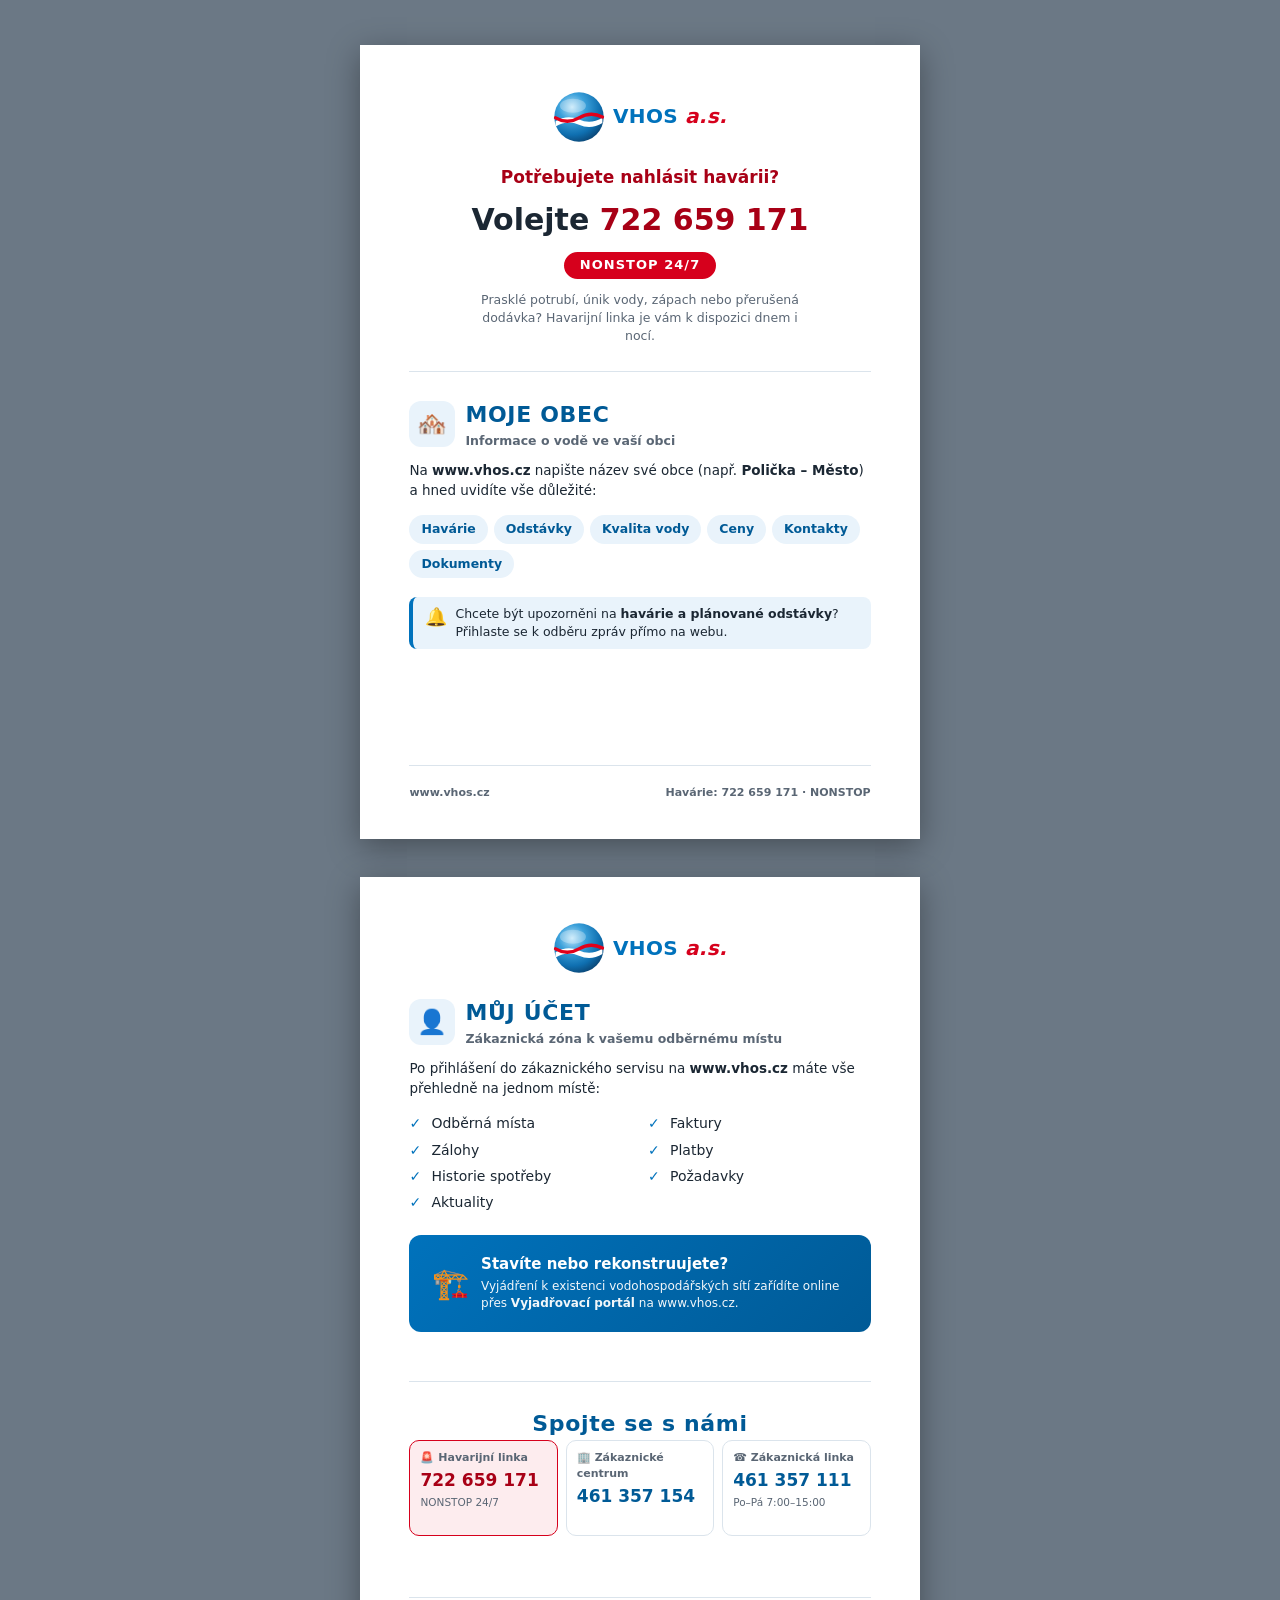
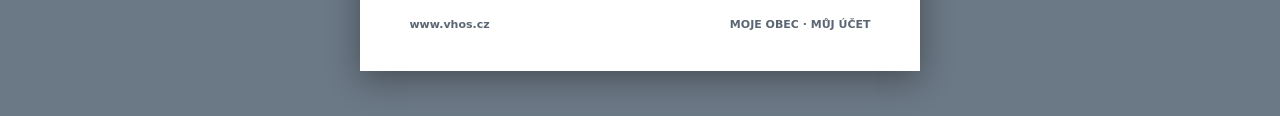
<file: info-letak-vhos/index.html>
<!DOCTYPE html>
<html lang="cs">
<head>
  <meta charset="UTF-8" />
  <meta name="viewport" content="width=device-width, initial-scale=1.0" />
  <meta name="description" content="VHOS a.s. – informační leták pro zákazníky (2× A5): nahlášení havárie, MOJE OBEC a MŮJ ÚČET." />
  <meta name="theme-color" content="#0072bc" />
  <title>VHOS a.s. – informační leták (2× A5)</title>
  <link rel="icon" href="data:image/svg+xml,<svg xmlns='http://www.w3.org/2000/svg' viewBox='0 0 100 100'><circle cx='50' cy='50' r='48' fill='%230072bc'/><path d='M12 60 Q35 40 55 55 T92 52' stroke='white' stroke-width='9' fill='none' stroke-linecap='round'/></svg>" />
  <link rel="stylesheet" href="style.css" />
</head>
<body>

  <!-- ===================== SDÍLENÉ LOGO (SVG symbol) ===================== -->
  <svg width="0" height="0" style="position:absolute" aria-hidden="true">
    <defs>
      <radialGradient id="vhosSphere" cx="36%" cy="30%" r="78%">
        <stop offset="0%" stop-color="#bfe6fa"/>
        <stop offset="35%" stop-color="#3aa0da"/>
        <stop offset="72%" stop-color="#0f6fb0"/>
        <stop offset="100%" stop-color="#0a3f6b"/>
      </radialGradient>
      <symbol id="vhosMark" viewBox="0 0 120 120">
        <circle cx="60" cy="60" r="57" fill="url(#vhosSphere)"/>
        <ellipse cx="46" cy="34" rx="30" ry="16" fill="#ffffff" opacity="0.28"/>
        <!-- bílá vlna -->
        <path d="M6 70 Q33 54 60 66 Q87 78 114 62 L114 74 Q87 90 60 78 Q33 66 6 82 Z" fill="#ffffff"/>
        <!-- červená vlna -->
        <path d="M6 62 Q33 78 60 62 Q87 46 114 60" fill="none" stroke="#e2001a" stroke-width="8" stroke-linecap="round"/>
      </symbol>
    </defs>
  </svg>

  <!-- ============================================================= -->
  <!-- STRANA 1 – HAVÁRIE + MOJE OBEC                                 -->
  <!-- ============================================================= -->
  <section class="page">

    <header class="head">
      <span class="logo">
        <svg class="logo__mark" viewBox="0 0 120 120" width="52" height="52" aria-hidden="true"><use href="#vhosMark"/></svg>
        <span class="logo__text"><strong>VHOS</strong> <em>a.s.</em></span>
      </span>
    </header>

    <!-- HAVÁRIE -->
    <div class="havarie">
      <p class="havarie__q">Potřebujete nahlásit havárii?</p>
      <p class="havarie__call">Volejte <span class="havarie__num">722&nbsp;659&nbsp;171</span></p>
      <p class="havarie__badge">NONSTOP 24/7</p>
      <p class="havarie__sub">Prasklé potrubí, únik vody, zápach nebo přerušená dodávka? Havarijní linka je vám k dispozici dnem i nocí.</p>
    </div>

    <hr class="rule" />

    <!-- MOJE OBEC -->
    <div class="block">
      <div class="block__head">
        <span class="block__icon">🏘️</span>
        <div>
          <h2>MOJE OBEC</h2>
          <p class="block__tag">Informace o vodě ve vaší obci</p>
        </div>
      </div>

      <p class="block__text">
        Na <strong>www.vhos.cz</strong> napište název své obce
        (např. <strong>Polička&nbsp;–&nbsp;Město</strong>) a hned uvidíte vše důležité:
      </p>

      <ul class="chips">
        <li>Havárie</li>
        <li>Odstávky</li>
        <li>Kvalita vody</li>
        <li>Ceny</li>
        <li>Kontakty</li>
        <li>Dokumenty</li>
      </ul>

      <div class="notice">
        <span class="notice__icon">🔔</span>
        <p>Chcete být upozorněni na <strong>havárie a plánované odstávky</strong>? Přihlaste se k odběru zpráv přímo na webu.</p>
      </div>
    </div>

    <footer class="foot">
      <span>www.vhos.cz</span>
      <span>Havárie: 722 659 171 · NONSTOP</span>
    </footer>

  </section>

  <!-- ============================================================= -->
  <!-- STRANA 2 – MŮJ ÚČET + PORTÁL + KONTAKTY                        -->
  <!-- ============================================================= -->
  <section class="page">

    <header class="head">
      <span class="logo">
        <svg class="logo__mark" viewBox="0 0 120 120" width="52" height="52" aria-hidden="true"><use href="#vhosMark"/></svg>
        <span class="logo__text"><strong>VHOS</strong> <em>a.s.</em></span>
      </span>
    </header>

    <!-- MŮJ ÚČET -->
    <div class="block">
      <div class="block__head">
        <span class="block__icon">👤</span>
        <div>
          <h2>MŮJ ÚČET</h2>
          <p class="block__tag">Zákaznická zóna k vašemu odběrnému místu</p>
        </div>
      </div>

      <p class="block__text">
        Po přihlášení do zákaznického servisu na <strong>www.vhos.cz</strong>
        máte vše přehledně na jednom místě:
      </p>

      <ul class="ticklist">
        <li>Odběrná místa</li>
        <li>Faktury</li>
        <li>Zálohy</li>
        <li>Platby</li>
        <li>Historie spotřeby</li>
        <li>Požadavky</li>
        <li>Aktuality</li>
      </ul>
    </div>

    <!-- VYJADŘOVACÍ PORTÁL -->
    <div class="portal">
      <span class="portal__icon">🏗️</span>
      <div>
        <h3>Stavíte nebo rekonstruujete?</h3>
        <p>Vyjádření k existenci vodohospodářských sítí zařídíte online přes <strong>Vyjadřovací portál</strong> na www.vhos.cz.</p>
      </div>
    </div>

    <hr class="rule" />

    <!-- KONTAKTY -->
    <div class="block">
      <h2 class="contacts-title">Spojte se s námi</h2>
      <div class="contacts">
        <div class="contact contact--urgent">
          <span class="contact__label">🚨 Havarijní linka</span>
          <span class="contact__num">722 659 171</span>
          <span class="contact__note">NONSTOP 24/7</span>
        </div>
        <div class="contact">
          <span class="contact__label">🏢 Zákaznické centrum</span>
          <span class="contact__num">461 357 154</span>
          <span class="contact__note">&nbsp;</span>
        </div>
        <div class="contact">
          <span class="contact__label">☎️ Zákaznická linka</span>
          <span class="contact__num">461 357 111</span>
          <span class="contact__note">Po–Pá 7:00–15:00</span>
        </div>
      </div>
    </div>

    <footer class="foot">
      <span>www.vhos.cz</span>
      <span>MOJE OBEC · MŮJ ÚČET</span>
    </footer>

  </section>

</body>
</html>
</file>
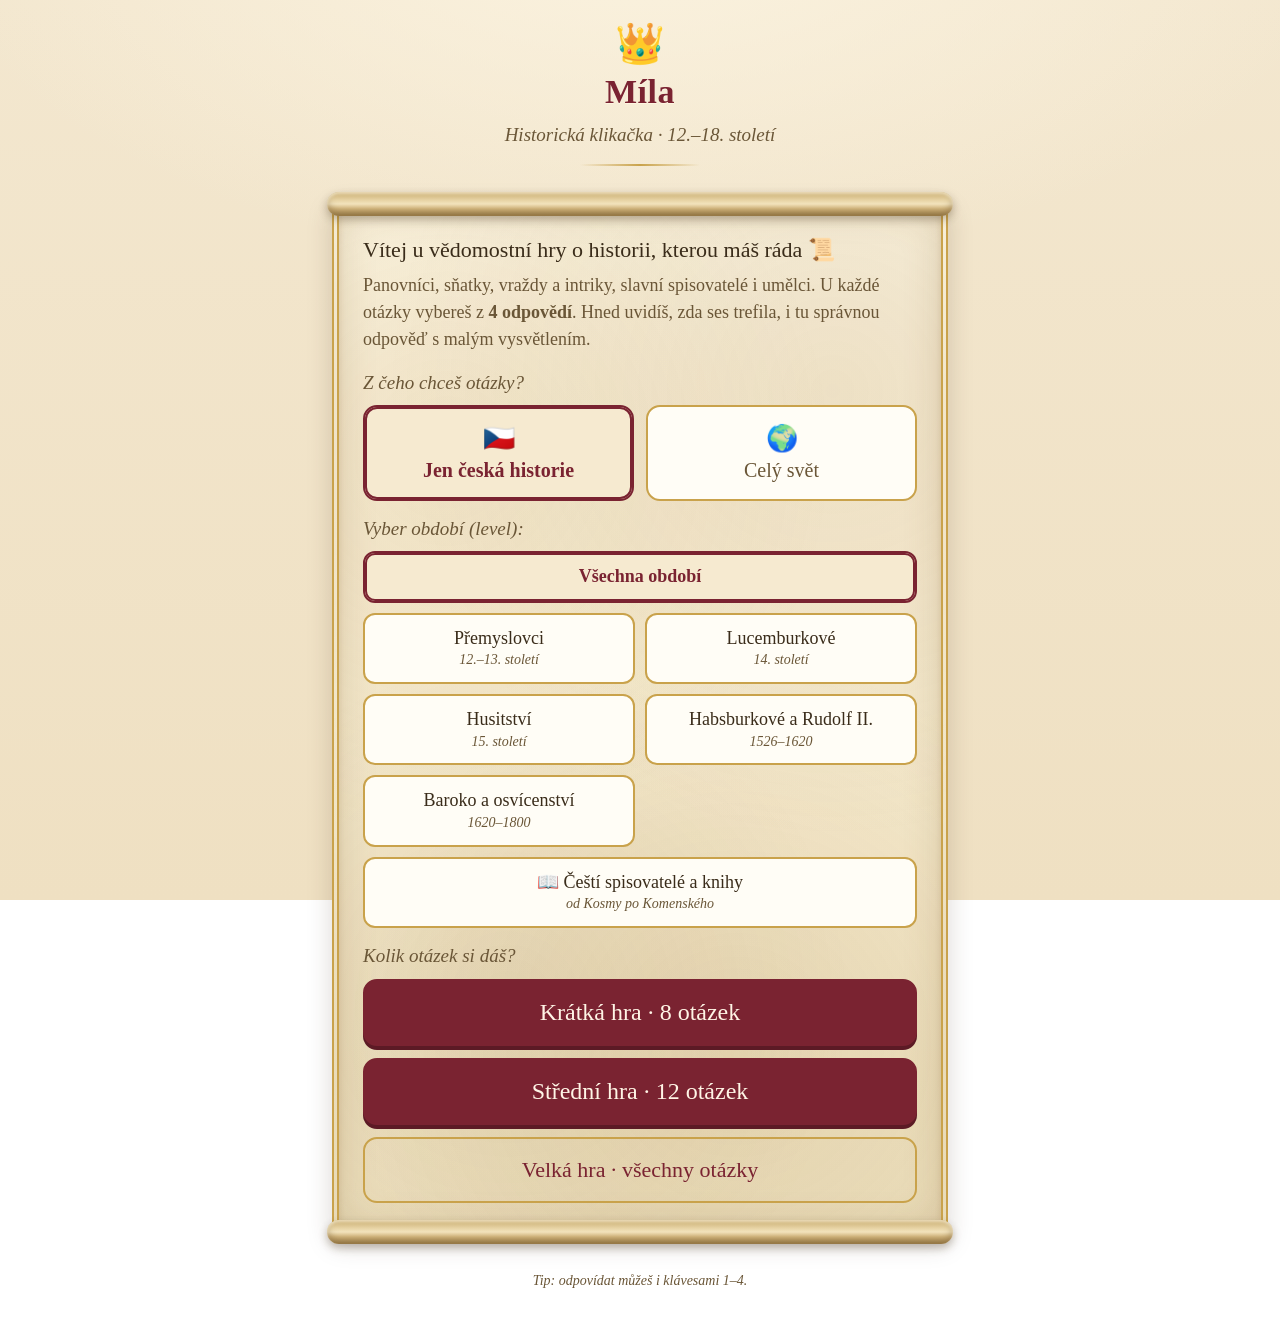
<file: mila/index.html>
<!DOCTYPE html>
<html lang="cs">
<head>
<meta charset="utf-8">
<meta name="viewport" content="width=device-width, initial-scale=1, viewport-fit=cover">
<meta name="theme-color" content="#7a2331">
<title>Míla – Historická klikačka</title>
<meta name="description" content="Vědomostní hra o historii 12.–18. století pro Mílu.">
<link rel="manifest" href="manifest.json">
<meta name="mobile-web-app-capable" content="yes">
<meta name="apple-mobile-web-app-capable" content="yes">
<meta name="apple-mobile-web-app-status-bar-style" content="black-translucent">
<meta name="apple-mobile-web-app-title" content="Míla">
<link rel="icon" type="image/png" sizes="32x32" href="icon-32.png">
<link rel="icon" type="image/png" sizes="16x16" href="icon-16.png">
<link rel="apple-touch-icon" href="icon-180.png">
<style>
  :root{
    --parchment:#f3e7cf;
    --parchment-2:#efe0c2;
    --cream:#fffaf0;
    --ink:#3a2c1a;
    --ink-soft:#6a5637;
    --gold:#b8860b;
    --gold-soft:#c9a24b;
    --burgundy:#7a2331;
    --burgundy-dark:#5c1a25;
    --green:#2e7d32;
    --green-bg:#e6f2e6;
    --red:#c0392b;
    --red-bg:#fbe7e5;
    --shadow:0 8px 26px rgba(60,40,15,.18);
  }
  *{box-sizing:border-box;-webkit-tap-highlight-color:transparent}
  html,body{margin:0;padding:0}
  body{
    font-family:Georgia,'Times New Roman',serif;
    color:var(--ink);
    background:
      radial-gradient(1200px 600px at 50% -10%, #fbf3e0 0%, rgba(251,243,224,0) 60%),
      linear-gradient(180deg,var(--parchment) 0%,var(--parchment-2) 100%);
    background-attachment:fixed;
    min-height:100vh;
    line-height:1.5;
    -webkit-text-size-adjust:100%;
  }
  .wrap{
    max-width:660px;
    margin:0 auto;
    padding:20px 16px calc(28px + env(safe-area-inset-bottom));
    padding-top:calc(18px + env(safe-area-inset-top));
  }

  /* ---- Hlavička ---- */
  header{text-align:center;margin:6px 0 18px}
  .crown{font-size:40px;line-height:1;margin-bottom:2px}
  h1{
    font-size:34px;margin:2px 0 4px;letter-spacing:.5px;
    color:var(--burgundy);
    text-shadow:0 1px 0 #fff6e2;
  }
  .subtitle{color:var(--ink-soft);font-style:italic;font-size:19px;margin:0}
  .rule{
    height:2px;width:120px;margin:14px auto 0;
    background:linear-gradient(90deg,transparent,var(--gold-soft),transparent);
  }

  /* ---- Karty jako pergamenový svitek ---- */
  .card{
    position:relative;
    padding:26px 24px;
    margin:34px 6px;
    border:7px double var(--gold-soft);
    border-radius:6px;
    color:var(--ink);
    background:
      radial-gradient(circle at 18% 24%, rgba(170,130,60,.12), transparent 42%),
      radial-gradient(circle at 82% 18%, rgba(150,110,50,.12), transparent 46%),
      radial-gradient(circle at 66% 82%, rgba(160,120,55,.13), transparent 42%),
      radial-gradient(circle at 28% 78%, rgba(120,85,30,.10), transparent 38%),
      linear-gradient(180deg,#fbf3df 0%,#f4e8cb 58%,#ecdfbd 100%);
    box-shadow:
      var(--shadow),
      inset 0 0 38px rgba(120,80,25,.20),
      inset 0 0 6px rgba(120,80,25,.16);
  }
  /* navinuté konce svitku nahoře a dole */
  .card::before,.card::after{
    content:"";
    position:absolute;left:-12px;right:-12px;height:24px;
    border-radius:14px;
    background:linear-gradient(180deg,#c8ab6f 0%,#e7d3a4 34%,#f3e4bd 50%,#d9bd84 70%,#b0925a 100%);
    box-shadow:
      0 4px 9px rgba(60,40,15,.30),
      inset 0 2px 3px rgba(255,247,225,.65),
      inset 0 -5px 7px rgba(90,60,20,.38);
    z-index:2;
  }
  .card::before{top:-15px}
  .card::after{bottom:-15px}

  .lead{font-size:22px;margin:0 0 6px}
  .muted{color:var(--ink-soft);font-size:18px}

  /* ---- Tlačítka ---- */
  button{font-family:inherit;cursor:pointer}
  .btn{
    display:block;width:100%;
    font-size:24px;
    padding:18px 18px;
    border-radius:14px;
    border:2px solid var(--burgundy);
    background:var(--burgundy);
    color:#fff5e6;
    box-shadow:0 4px 0 var(--burgundy-dark);
    transition:transform .05s ease, box-shadow .05s ease, background .15s;
  }
  .btn:active{transform:translateY(3px);box-shadow:0 1px 0 var(--burgundy-dark)}
  .btn.secondary{
    background:transparent;color:var(--burgundy);box-shadow:none;
    border-color:var(--gold-soft);font-size:22px;
  }

  /* ---- Přepínač zaměření (česká / světová) ---- */
  .label{font-size:19px;color:var(--ink-soft);margin:14px 0 8px;font-style:italic}
  .focusrow{display:grid;grid-template-columns:1fr 1fr;gap:12px;margin-bottom:6px}
  .focusbtn{
    font-size:20px;padding:16px 10px;border-radius:14px;
    border:2px solid var(--gold-soft);background:#fffdf6;color:var(--ink-soft);
    line-height:1.25;
  }
  .focusbtn .big{display:block;font-size:26px;margin-bottom:2px}
  .focusbtn.sel{
    border-color:var(--burgundy);background:#f6ead0;color:var(--burgundy);
    box-shadow:inset 0 0 0 2px var(--burgundy);font-weight:bold;
  }

  /* ---- Výběr období (levely) ---- */
  .periods{display:grid;grid-template-columns:1fr 1fr;gap:10px;margin-bottom:6px}
  .periodbtn{
    font-size:18px;padding:13px 10px;border-radius:12px;text-align:center;
    border:2px solid var(--gold-soft);background:#fffdf6;color:var(--ink);line-height:1.2;
  }
  .periodbtn small{display:block;font-size:14px;color:var(--ink-soft);margin-top:3px;font-style:italic}
  .periodbtn.sel{
    border-color:var(--burgundy);background:#f6ead0;color:var(--burgundy);
    box-shadow:inset 0 0 0 2px var(--burgundy);font-weight:bold;
  }
  .periodbtn.sel small{color:var(--burgundy)}
  .periodbtn.wide{grid-column:1 / -1}

  .choices{display:grid;gap:12px;margin-top:6px}
  .pick{
    display:flex;align-items:center;gap:14px;text-align:left;
    width:100%;
    font-size:22px;
    padding:18px 16px;
    border-radius:14px;
    border:2px solid var(--gold-soft);
    background:#fffdf6;
    color:var(--ink);
    transition:border-color .12s, background .12s, transform .05s;
  }
  .pick:active{transform:scale(.995)}
  .pick .key{
    flex:0 0 auto;
    width:40px;height:40px;border-radius:50%;
    display:grid;place-items:center;
    background:var(--parchment);
    border:2px solid var(--gold-soft);
    font-size:20px;font-weight:bold;color:var(--burgundy);
  }
  .pick .txt{flex:1 1 auto}
  .pick .mark{flex:0 0 auto;font-size:22px;width:24px;text-align:center}
  .pick.correct{border-color:var(--green);background:var(--green-bg)}
  .pick.correct .key{background:var(--green);border-color:var(--green);color:#fff}
  .pick.wrong{border-color:var(--red);background:var(--red-bg)}
  .pick.wrong .key{background:var(--red);border-color:var(--red);color:#fff}
  .pick.dim{opacity:.62}
  .pick[disabled]{cursor:default}

  /* ---- Průběh / skóre ---- */
  .topbar{
    display:flex;align-items:center;justify-content:space-between;
    gap:12px;margin-bottom:10px;font-size:18px;color:var(--ink-soft);
  }
  .cat{
    display:inline-block;font-size:16px;letter-spacing:.3px;
    color:var(--burgundy);background:#f6ead0;
    border:1px solid var(--gold-soft);border-radius:999px;
    padding:5px 14px;font-style:normal;
  }
  .progress{height:10px;background:#eaddc0;border-radius:999px;overflow:hidden;margin:4px 0 16px;border:1px solid #e3d3af}
  .progress > i{display:block;height:100%;width:0;background:linear-gradient(90deg,var(--gold-soft),var(--gold));transition:width .35s ease}

  .question{font-size:26px;line-height:1.4;margin:6px 0 18px;font-weight:bold;color:var(--ink)}

  .explain{
    margin-top:16px;padding:16px 18px;border-radius:12px;
    background:#f7efdd;border:1px dashed var(--gold-soft);
    font-size:19px;color:var(--ink);display:none;
  }
  .explain.show{display:block;animation:fade .3s ease}
  .explain b{color:var(--burgundy)}
  @keyframes fade{from{opacity:0;transform:translateY(4px)}to{opacity:1;transform:none}}

  .verdict{font-weight:bold;font-size:20px;margin:0 0 6px}
  .verdict.ok{color:var(--green)}
  .verdict.no{color:var(--red)}

  .next-row{margin-top:16px}

  /* ---- Výběr délky ---- */
  .lengths{display:grid;gap:12px;margin-top:8px}

  /* ---- Výsledky ---- */
  .score-big{font-size:56px;color:var(--burgundy);text-align:center;margin:6px 0 0;font-weight:bold}
  .score-of{text-align:center;color:var(--ink-soft);font-size:18px;margin:0 0 8px}
  .medal{font-size:52px;text-align:center;margin:2px 0}
  .msg{text-align:center;font-size:19px;margin:8px 4px 2px}

  footer{text-align:center;color:var(--ink-soft);font-size:14px;margin-top:22px;font-style:italic}

  .hide{display:none !important}
  @media (max-width:380px){
    h1{font-size:30px}
    .question{font-size:23px}
    .pick,.btn{font-size:21px}
    .focusbtn{font-size:18px}
  }
</style>
</head>
<body>
<div class="wrap">
  <header>
    <div class="crown">👑</div>
    <h1>Míla</h1>
    <p class="subtitle">Historická klikačka · 12.–18. století</p>
    <div class="rule"></div>
  </header>

  <!-- ÚVOD -->
  <section id="intro">
    <div class="card">
      <p class="lead">Vítej u vědomostní hry o historii, kterou máš ráda 📜</p>
      <p class="muted" style="margin:0 0 4px">
        Panovníci, sňatky, vraždy a intriky, slavní spisovatelé i umělci.
        U každé otázky vybereš z <b>4 odpovědí</b>. Hned uvidíš, zda ses trefila,
        i tu správnou odpověď s malým vysvětlením.
      </p>

      <p class="label" style="margin-top:16px">Z čeho chceš otázky?</p>
      <div class="focusrow">
        <button class="focusbtn sel" data-focus="cz">
          <span class="big">🇨🇿</span>Jen česká historie
        </button>
        <button class="focusbtn" data-focus="all">
          <span class="big">🌍</span>Celý svět
        </button>
      </div>

      <div id="periodWrap">
        <p class="label">Vyber období (level):</p>
        <div class="periods">
          <button class="periodbtn wide sel" data-period="all">Všechna období</button>
          <button class="periodbtn" data-period="premyslovci">Přemyslovci<small>12.–13. století</small></button>
          <button class="periodbtn" data-period="lucemburkove">Lucemburkové<small>14. století</small></button>
          <button class="periodbtn" data-period="husitstvi">Husitství<small>15. století</small></button>
          <button class="periodbtn" data-period="habsburkove">Habsburkové a Rudolf II.<small>1526–1620</small></button>
          <button class="periodbtn" data-period="baroko">Baroko a osvícenství<small>1620–1800</small></button>
          <button class="periodbtn wide" data-period="spisovatele">📖 Čeští spisovatelé a knihy<small>od Kosmy po Komenského</small></button>
        </div>
      </div>

      <p class="label">Kolik otázek si dáš?</p>
      <div class="lengths">
        <button class="btn" data-n="8">Krátká hra · 8 otázek</button>
        <button class="btn" data-n="12">Střední hra · 12 otázek</button>
        <button class="btn secondary" data-n="0">Velká hra · všechny otázky</button>
      </div>
    </div>
    <footer>Tip: odpovídat můžeš i klávesami 1–4.</footer>
  </section>

  <!-- HRA -->
  <section id="game" class="hide">
    <div class="card">
      <div class="topbar">
        <span id="counter">Otázka 1 / 8</span>
        <span id="score">Body: 0</span>
      </div>
      <div class="progress"><i id="bar"></i></div>

      <div><span class="cat" id="cat">Panovníci</span></div>
      <p class="question" id="q">…</p>

      <div class="choices" id="choices"></div>

      <div class="explain" id="explain">
        <p class="verdict" id="verdict"></p>
        <div id="explainText"></div>
      </div>

      <div class="next-row hide" id="nextRow">
        <button class="btn" id="next">Další otázka →</button>
      </div>
    </div>
  </section>

  <!-- VÝSLEDKY -->
  <section id="result" class="hide">
    <div class="card">
      <div class="medal" id="medal">🏅</div>
      <div class="score-big" id="finalScore">0</div>
      <p class="score-of" id="finalOf">z 8 otázek</p>
      <p class="msg" id="finalMsg"></p>
      <div style="margin-top:18px;display:grid;gap:12px">
        <button class="btn" id="again">Hrát znovu 🔄</button>
        <button class="btn secondary" id="home">Zpět na začátek</button>
      </div>
    </div>
    <footer>Vytvořeno s úctou pro dámu, která má ráda historii. 🌹</footer>
  </section>
</div>

<script>
/* ------- Otázky (12.–18. století) ------- */
/* a[0] je vždy správná odpověď; pořadí se při hře náhodně zamíchá. */
const QUESTIONS = [
 /* ===================== ČESKÁ HISTORIE (podle období) ===================== */

 /* ---- PŘEMYSLOVCI (12.–13. století) ---- */
 {cat:"Panovníci", cz:true, period:"premyslovci", q:"Který český kníže získal roku 1212 Zlatou bulu sicilskou, potvrzující dědičný královský titul?",
  a:["Přemysl Otakar I.","Václav I.","Přemysl Otakar II.","Vratislav II."],
  e:"Zlatou bulu sicilskou udělil roku 1212 Fridrich II. — potvrdila Přemyslu Otakaru I. dědičnost českého královského titulu."},
 {cat:"Panovníci", cz:true, period:"premyslovci", q:"Který král zakládal nová královská města, mezi nimi České Budějovice a Písek?",
  a:["Přemysl Otakar II.","Václav I.","Václav II.","Přemysl Otakar I."],
  e:"Přemysl Otakar II. rozšířil svou moc až k Jadranu a proslul zakládáním měst."},
 {cat:"Panovníci", cz:true, period:"premyslovci", q:"Který přemyslovský král zavedl kolem roku 1300 pevnou stříbrnou minci – pražský groš?",
  a:["Václav II.","Přemysl Otakar II.","Václav I.","Václav III."],
  e:"Václav II. díky stříbru z Kutné Hory zavedl pražský groš, který platil po staletí."},
 {cat:"Panovníci", cz:true, period:"premyslovci", q:"Kdo byl posledním mužským Přemyslovcem na českém trůně, zavražděným roku 1306?",
  a:["Václav III.","Václav II.","Přemysl Otakar II.","Václav I."],
  e:"Václav III. byl zavražděn v Olomouci — Přemyslovci tím vymřeli po meči."},
 {cat:"Bitvy a války", cz:true, period:"premyslovci", q:"Který český král, zvaný „král železný a zlatý“, padl roku 1278 v bitvě na Moravském poli?",
  a:["Přemysl Otakar II.","Václav II.","Václav I.","Jan Lucemburský"],
  e:"Přemysl Otakar II. podlehl Rudolfu Habsburskému v boji o rakouské země."},
 {cat:"Vraždy a intriky", cz:true, period:"premyslovci", q:"Kde byl roku 1306 zavražděn poslední Přemyslovec Václav III.?",
  a:["V Olomouci","V Praze","V Brně","Ve Znojmě"],
  e:"Václav III. byl ubodán v Olomouci při tažení do Polska."},
 {cat:"Světci a osobnosti", cz:true, period:"premyslovci", q:"Která přemyslovská princezna založila v Praze špitál a klášter a byla roku 1989 svatořečena?",
  a:["Anežka Česká","Ludmila","Zdislava z Lemberka","Eliška Přemyslovna"],
  e:"Svatá Anežka Česká, dcera Přemysla Otakara I., se vzdala výhodných sňatků a zasvětila život chudým."},
 {cat:"Světci a osobnosti", cz:true, period:"premyslovci", q:"Která šlechtična 13. století, uctívaná pro péči o nemocné, je patronkou rodin?",
  a:["Zdislava z Lemberka","Anežka Česká","Ludmila","Kunhuta"],
  e:"Svatá Zdislava z Lemberka pomáhala chudým a nemocným v severních Čechách."},

 /* ---- LUCEMBURKOVÉ (14. – počátek 15. století) ---- */
 {cat:"Panovníci", cz:true, period:"lucemburkove", q:"Kterému panovníkovi se pro rozkvět zemí přezdívá „Otec vlasti“?",
  a:["Karel IV.","Václav IV.","Přemysl Otakar II.","Jan Lucemburský"],
  e:"Karel IV. byl českým králem i císařem Svaté říše římské; za jeho vlády Čechy vzkvétaly."},
 {cat:"Panovníci", cz:true, period:"lucemburkove", q:"Který panovník založil roku 1348 pražskou univerzitu, dnešní Univerzitu Karlovu?",
  a:["Karel IV.","Václav IV.","Jan Lucemburský","Zikmund Lucemburský"],
  e:"Karel IV. téhož roku založil i Nové Město pražské; univerzita dnes nese jeho jméno."},
 {cat:"Panovníci", cz:true, period:"lucemburkove", q:"Který panovník nechal roku 1357 založit nový kamenný most v Praze, dnešní Karlův most?",
  a:["Karel IV.","Václav IV.","Přemysl Otakar II.","Rudolf II."],
  e:"Most, univerzitu i Nové Město pražské založil Karel IV."},
 {cat:"Panovníci", cz:true, period:"lucemburkove", q:"Který hrad nechal Karel IV. vystavět jako pokladnici pro říšské korunovační klenoty?",
  a:["Karlštejn","Křivoklát","Bezděz","Kašperk"],
  e:"Na Karlštejně byly uloženy korunovační klenoty a vzácné relikvie."},
 {cat:"Bitvy a války", cz:true, period:"lucemburkove", q:"Který český král, ačkoli byl slepý, hrdinně padl roku 1346 v bitvě u Kresčaku?",
  a:["Jan Lucemburský","Karel IV.","Václav IV.","Zikmund Lucemburský"],
  e:"Jan Lucemburský, otec Karla IV., bojoval na straně Francie proti Anglii."},
 {cat:"Sňatky", cz:true, period:"lucemburkove", q:"Koho si vzal Karel IV. za svou první manželku?",
  a:["Blanku z Valois","Annu Svídnickou","Alžbětu Pomořanskou","Annu Falckou"],
  e:"Karel IV. měl postupně čtyři manželky; první byla Francouzka Blanka z Valois."},
 {cat:"Sňatky", cz:true, period:"lucemburkove", q:"Kdo byla matka Karla IV., pocházející z rodu Přemyslovců?",
  a:["Eliška Přemyslovna","Blanka z Valois","Anežka Česká","Kunhuta Uherská"],
  e:"Eliška Přemyslovna se provdala za Jana Lucemburského; jejich synem byl Karel IV."},
 {cat:"Vraždy a intriky", cz:true, period:"lucemburkove", q:"Který generální vikář byl roku 1393 na rozkaz krále Václava IV. utopen ve Vltavě?",
  a:["Jan Nepomucký","Jan Hus","Jan Milíč z Kroměříže","Jeroným Pražský"],
  e:"Jan Nepomucký byl později svatořečen; jeho socha stojí na Karlově mostě."},

 /* ---- HUSITSTVÍ (15. století) ---- */
 {cat:"Vraždy a intriky", cz:true, period:"husitstvi", q:"Který český kazatel a reformátor byl roku 1415 upálen v Kostnici?",
  a:["Jan Hus","Jeroným Pražský","Jan Milíč z Kroměříže","Konrád Waldhauser"],
  e:"Husova smrt rozpoutala husitské války; jeho stoupenci se nazývali husité."},
 {cat:"Vraždy a intriky", cz:true, period:"husitstvi", q:"Čím roku 1419 fakticky začaly husitské války v Praze?",
  a:["První pražskou defenestrací – svržením konšelů z oken radnice","Bitvou u Lipan","Upálením Jana Husa","Korunovací Zikmunda"],
  e:"Vyházení konšelů z oken Novoměstské radnice rozpoutalo husitskou revoluci."},
 {cat:"Bitvy a války", cz:true, period:"husitstvi", q:"Který husitský vojevůdce nikdy neprohrál bitvu a zvítězil roku 1420 na vrchu Vítkově?",
  a:["Jan Žižka","Prokop Holý","Jan Roháč z Dubé","Zikmund Lucemburský"],
  e:"Slepý Jan Žižka patří k nejlepším vojevůdcům své doby."},
 {cat:"Bitvy a války", cz:true, period:"husitstvi", q:"Který kněz vedl husitská polní vojska po smrti Jana Žižky?",
  a:["Prokop Holý","Jan Roháč z Dubé","Jan Želivský","Zikmund Lucemburský"],
  e:"Prokop Holý velel při vítězných „spanilých jízdách“ i v bitvě u Domažlic."},
 {cat:"Bitvy a války", cz:true, period:"husitstvi", q:"Co se roku 1431 stalo u Domažlic, když se přiblížila křížová výprava proti husitům?",
  a:["Křižáci uprchli, sotva zaslechli husitský chorál","Husité byli poraženi","Byl zajat Prokop Holý","Zikmund dobyl Prahu"],
  e:"Podle kronik křižáci utekli už při zpěvu chorálu „Ktož jsú boží bojovníci“."},
 {cat:"Bitvy a války", cz:true, period:"husitstvi", q:"Kterou bitvou roku 1434 fakticky skončily husitské války?",
  a:["Bitvou u Lipan","Bitvou u Domažlic","Bitvou na Vítkově","Bitvou u Sudoměře"],
  e:"U Lipan porazila umírněná strana radikální husity."},
 {cat:"Vraždy a intriky", cz:true, period:"husitstvi", q:"Který husitský hejtman byl roku 1437 jako poslední vzdorující velitel popraven v Praze?",
  a:["Jan Roháč z Dubé","Prokop Holý","Jan Žižka","Jan Želivský"],
  e:"Jan Roháč z Dubé se odmítl podřídit Zikmundovi a byl po pádu hradu Sion popraven."},
 {cat:"Panovníci", cz:true, period:"husitstvi", q:"Který husita usedl roku 1458 na český trůn jako jediný král nepocházející z panovnické dynastie?",
  a:["Jiří z Poděbrad","Ladislav Pohrobek","Zikmund Lucemburský","Albrecht Habsburský"],
  e:"Jiří z Poděbrad, „král dvojího lidu“, usiloval o mírovou unii evropských panovníků."},

 /* ---- HABSBURKOVÉ A RUDOLFÍNSKÁ DOBA (1526–1620) ---- */
 {cat:"Bitvy a války", cz:true, period:"habsburkove", q:"Který český a uherský král zahynul roku 1526 v bitvě u Moháče, po níž nastoupili Habsburkové?",
  a:["Ludvík Jagellonský","Vladislav Jagellonský","Matyáš Korvín","Jiří z Poděbrad"],
  e:"Mladý Ludvík utonul na útěku; český trůn převzal Ferdinand I. Habsburský."},
 {cat:"Panovníci", cz:true, period:"habsburkove", q:"Který Habsburk usedl roku 1526 na český trůn a založil tak habsburskou vládu na téměř čtyři století?",
  a:["Ferdinand I.","Ferdinand II.","Maxmilián II.","Rudolf II."],
  e:"Ferdinand I. nastoupil po smrti Ludvíka Jagellonského padlého u Moháče."},
 {cat:"Umění a věda", cz:true, period:"habsburkove", q:"Podle kterého krále se jmenuje reprezentační Vladislavský sál na Pražském hradě?",
  a:["Vladislav Jagellonský","Ludvík Jagellonský","Ferdinand I.","Rudolf II."],
  e:"Vladislav Jagellonský nechal vybudovat pozdně gotický Vladislavský sál."},
 {cat:"Panovníci", cz:true, period:"habsburkove", q:"Který habsburský císař přenesl své sídlo do Prahy a proslul jako mecenáš umění a vědy?",
  a:["Rudolf II.","Ferdinand I.","Maxmilián II.","Matyáš"],
  e:"Za Rudolfa II. působili v Praze astronomové Tycho Brahe i Johannes Kepler."},
 {cat:"Umění a věda", cz:true, period:"habsburkove", q:"Který astronom na dvoře Rudolfa II. v Praze formuloval zákony pohybu planet?",
  a:["Johannes Kepler","Tycho Brahe","Galileo Galilei","Mikuláš Koperník"],
  e:"Kepler využil přesná pozorování Tychona Brahe, který v Praze rovněž pobýval."},
 {cat:"Umění a věda", cz:true, period:"habsburkove", q:"Který dánský astronom se stříbrným nosem zemřel roku 1601 v Praze?",
  a:["Tycho Brahe","Johannes Kepler","Mikuláš Koperník","Galileo Galilei"],
  e:"Tycho Brahe proslul mimořádně přesným pozorováním hvězd; jeho data využil Kepler."},
 {cat:"Umění a věda", cz:true, period:"habsburkove", q:"Čím byl mimo jiné pověstný dvůr Rudolfa II. v Praze?",
  a:["Alchymisty hledajícími kámen mudrců","Námořními objevy","Rytířskými turnaji v Kolíně","Stavbou katedrály"],
  e:"K Rudolfově Praze se pojí pověsti o alchymistech i o Golemovi rabína Löwa."},
 {cat:"Spisovatelé", cz:true, period:"habsburkove", q:"Který slavný český překlad Bible pořídila Jednota bratrská na sklonku 16. století?",
  a:["Bible kralická","Bible svatováclavská","Bible olomoucká","Bible pražská"],
  e:"Bible kralická je vrcholem starší české literatury a ovlivnila spisovný jazyk."},
 {cat:"Panovníci", cz:true, period:"habsburkove", q:"Co roku 1609 zaručil „Rudolfův majestát“?",
  a:["Náboženskou svobodu v českých zemích","Zrušení nevolnictví","Založení univerzity","Právo razit vlastní minci"],
  e:"Majestát Rudolfa II. potvrdil svobodu vyznání; jeho porušování vedlo ke stavovskému povstání."},

 /* ---- BAROKO A OSVÍCENSTVÍ (1620–1800) ---- */
 {cat:"Vraždy a intriky", cz:true, period:"baroko", q:"Co odstartovala „druhá pražská defenestrace“ roku 1618?",
  a:["České stavovské povstání a třicetiletou válku","Husitské války","Válku o dědictví rakouské","Sedmiletou válku"],
  e:"Vyhození místodržících z okna Pražského hradu bylo počátkem velké války v Evropě."},
 {cat:"Bitvy a války", cz:true, period:"baroko", q:"Za vlády kterého Habsburka došlo roku 1620 k bitvě na Bílé hoře?",
  a:["Ferdinand II.","Rudolf II.","Matyáš","Ferdinand I."],
  e:"Porážka českých stavů vedla k rekatolizaci a popravám na Staroměstském náměstí."},
 {cat:"Vraždy a intriky", cz:true, period:"baroko", q:"Kolik českých pánů bylo roku 1621 popraveno na Staroměstském náměstí po porážce stavovského povstání?",
  a:["27","12","15","40"],
  e:"Staroměstskou exekuci 27 vůdců povstání připomíná 27 křížů v dlažbě náměstí."},
 {cat:"Vraždy a intriky", cz:true, period:"baroko", q:"Který císařský vojevůdce byl roku 1634 zavražděn v Chebu pro podezření ze zrady?",
  a:["Albrecht z Valdštejna","Jan Žižka","Petr Vok","Karel Škréta"],
  e:"Valdštejna dal odstranit císař Ferdinand II. za třicetileté války."},
 {cat:"Bitvy a války", cz:true, period:"baroko", q:"Kterým mírem roku 1648 skončila třicetiletá válka?",
  a:["Vestfálským mírem","Pražským mírem","Vídeňským mírem","Cášským mírem"],
  e:"Vestfálský mír roku 1648 ukončil ničivou válku, která zpustošila i české země."},
 {cat:"Spisovatelé", cz:true, period:"baroko", q:"Který „učitel národů“ napsal „Labyrint světa a ráj srdce“?",
  a:["Jan Amos Komenský","Bohuslav Balbín","Kryštof Harant","Daniel Adam z Veleslavína"],
  e:"Jan Amos Komenský byl posledním biskupem Jednoty bratrské a zakladatelem moderní pedagogiky."},
 {cat:"Umění a věda", cz:true, period:"baroko", q:"Který malíř patří k nejvýznamnějším představitelům českého baroka 17. století?",
  a:["Karel Škréta","Mikoláš Aleš","Josef Mánes","Alfons Mucha"],
  e:"Karel Škréta byl předním malířem českého baroka."},
 {cat:"Panovníci", cz:true, period:"baroko", q:"Která habsburská panovnice vládla v letech 1740–1780 a provedla rozsáhlé reformy?",
  a:["Marie Terezie","Kateřina Veliká","Alžběta I.","Marie Antoinetta"],
  e:"Marie Terezie zavedla mj. roku 1774 povinnou školní docházku; vládla i českým zemím."},
 {cat:"Panovníci", cz:true, period:"baroko", q:"Který osvícenský panovník zrušil roku 1781 v českých zemích nevolnictví?",
  a:["Josef II.","Leopold II.","Karel VI.","František I."],
  e:"Josef II. vydal roku 1781 patent o zrušení nevolnictví i toleranční patent."},

 /* ===================== SVĚTOVÁ HISTORIE (jen v režimu „Celý svět“) ===================== */
 {cat:"Panovníci", q:"Který francouzský král byl zvaný „Král Slunce“ a nechal vystavět Versailles?",
  a:["Ludvík XIV.","Ludvík XIII.","Ludvík XV.","František I."],
  e:"Ludvík XIV. vládl 72 let a stal se symbolem absolutismu."},
 {cat:"Panovníci", q:"Který anglický král zvítězil roku 1485 u Bosworthu a založil dynastii Tudorovců?",
  a:["Jindřich VII.","Richard III.","Jindřich VIII.","Eduard IV."],
  e:"Porazil Richarda III. a ukončil války růží."},
 {cat:"Panovníci", q:"Který ruský vládce přijal roku 1547 jako první titul cara?",
  a:["Ivan IV. Hrozný","Petr Veliký","Ivan III.","Boris Godunov"],
  e:"Ivan IV. Hrozný se nechal korunovat prvním ruským carem."},
 {cat:"Sňatky", q:"Kdo byla první manželka anglického krále Jindřicha VIII., s níž se dal rozvést?",
  a:["Kateřina Aragonská","Anna Boleynová","Jana Seymourová","Anna Klevská"],
  e:"Rozvod s Kateřinou vedl k roztržce s Římem a vzniku anglikánské církve."},
 {cat:"Sňatky", q:"Eleonora Akvitánská byla postupně manželkou dvou králů. Kterých?",
  a:["Ludvíka VII. Francouzského a Jindřicha II. Anglického","Filipa II. a Richarda I.","Jana Bezzemka a Ludvíka IX.","Karla V. a Františka I."],
  e:"Po zrušení sňatku s Ludvíkem VII. se provdala za Jindřicha II. a stala se anglickou královnou."},
 {cat:"Sňatky", q:"Čí sňatek roku 1469 položil základ sjednoceného Španělska?",
  a:["Isabely Kastilské a Ferdinanda Aragonského","Marie Burgundské a Maxmiliána I.","Jany Šílené a Filipa I.","Kateřiny a Artura Tudora"],
  e:"„Katoličtí králové“ dokončili reconquistu a podpořili výpravu Kryštofa Kolumba."},
 {cat:"Vraždy a intriky", q:"Který arcibiskup byl roku 1170 zavražděn rytíři přímo v katedrále v Canterbury?",
  a:["Tomáš Becket","Thomas More","Tomáš Akvinský","Anselm z Canterbury"],
  e:"Becket zahynul po sporu s králem Jindřichem II. a brzy byl prohlášen za svatého."},
 {cat:"Vraždy a intriky", q:"Kterou svou manželku, matku pozdější Alžběty I., nechal Jindřich VIII. roku 1536 popravit?",
  a:["Annu Boleynovou","Kateřinu Aragonskou","Janu Seymourovou","Kateřinu Parrovou"],
  e:"Anna Boleynová byla sťata na obvinění z cizoložství a velezrady."},
 {cat:"Vraždy a intriky", q:"Která skotská královna byla roku 1587 popravena na rozkaz Alžběty I.?",
  a:["Marie Stuartovna","Jana Grayová","Markéta Tudorovna","Anna Boleynová"],
  e:"Katolická Marie Stuartovna byla vnímána jako hrozba pro protestantskou Alžbětu I."},
 {cat:"Vraždy a intriky", q:"Který italský rod je pověstný údajným travičstvím a intrikami v renesanci?",
  a:["Borgiové","Medicejové","Sforzové","Gonzagové"],
  e:"Kolem papeže Alexandra VI. a jeho dětí Cesara a Lucrezie koluje řada pověstí o jedu."},
 {cat:"Vraždy a intriky", q:"Kdo byl otcem Cesara a Lucrezie Borgiových, proslulý renesanční papež?",
  a:["Alexandr VI.","Julius II.","Lev X.","Inocenc VIII."],
  e:"Alexandr VI. (Rodrigo Borgia) patří k nejkontroverznějším papežům dějin."},
 {cat:"Vraždy a intriky", q:"Která uherská šlechtična, „čachtická paní“, byla počátkem 17. století obviněna z krutostí?",
  a:["Alžběta Báthoryová","Marie Stuartovna","Kateřina Medicejská","Lucrezia Borgia"],
  e:"Alžběta Báthoryová byla obviněna z mučení mladých žen a zemřela roku 1614 ve vězení."},
 {cat:"Spisovatelé", q:"Kdo je autorem „Božské komedie“ z počátku 14. století?",
  a:["Dante Alighieri","Francesco Petrarca","Giovanni Boccaccio","Torquato Tasso"],
  e:"Dante napsal svou pouť peklem, očistcem a rájem lidovou italštinou."},
 {cat:"Spisovatelé", q:"Kdo napsal renesanční sbírku novel „Dekameron“?",
  a:["Giovanni Boccaccio","Dante Alighieri","Francesco Petrarca","Miguel de Cervantes"],
  e:"„Dekameron“ tvoří sto příběhů vyprávěných společností prchající před morem."},
 {cat:"Spisovatelé", q:"Kdo je autorem románu „Důmyslný rytíř don Quijote de la Mancha“?",
  a:["Miguel de Cervantes","Lope de Vega","Pedro Calderón","Francisco de Quevedo"],
  e:"Cervantesův „Don Quijote“ bývá označován za první moderní román."},
 {cat:"Spisovatelé", q:"Kdo napsal politický spis „Vladař“ (Il Principe)?",
  a:["Niccolò Machiavelli","Thomas More","Erasmus Rotterdamský","Dante Alighieri"],
  e:"Machiavelliho „Vladař“ je nejslavnějším pojednáním o získání a udržení moci."},
 {cat:"Spisovatelé", q:"Kdo je autorem „Utopie“ z roku 1516?",
  a:["Thomas More","Niccolò Machiavelli","Erasmus Rotterdamský","Francis Bacon"],
  e:"Thomas More vymyslel i samotné slovo „utopie“ jako název ostrova ideální společnosti."},
 {cat:"Spisovatelé", q:"Kdo napsal tragédie „Hamlet“ a „Romeo a Julie“?",
  a:["William Shakespeare","Christopher Marlowe","Ben Jonson","Molière"],
  e:"Shakespeare je považován za největšího dramatika alžbětinské doby."},
 {cat:"Spisovatelé", q:"Kdo napsal satiru „Chvála bláznovství“?",
  a:["Erasmus Rotterdamský","Thomas More","Martin Luther","Niccolò Machiavelli"],
  e:"Erasmus v ní s ironií kritizoval poměry a mravy své doby."},
 {cat:"Spisovatelé", q:"Kdo je autorem komedií „Lakomec“ a „Tartuffe“ na dvoře Ludvíka XIV.?",
  a:["Molière","Jean Racine","Pierre Corneille","Voltaire"],
  e:"Molière psal a hrál komedie pro dvůr Krále Slunce."},
 {cat:"Umění a věda", q:"Který mnich zahájil roku 1517 reformaci vyvěšením 95 tezí?",
  a:["Martin Luther","Jan Kalvín","Erasmus Rotterdamský","Ulrich Zwingli"],
  e:"Luther přeložil Bibli do němčiny a rozdělil západní křesťanství."},
 {cat:"Umění a věda", q:"Kdo roku 1543 publikoval heliocentrický model sluneční soustavy?",
  a:["Mikuláš Koperník","Galileo Galilei","Johannes Kepler","Isaac Newton"],
  e:"Koperník vydal spis „O obězích nebeských sfér“, který posunul Zemi ze středu vesmíru."},
 {cat:"Umění a věda", q:"Který renesanční mistr namaloval „Monu Lisu“?",
  a:["Leonardo da Vinci","Michelangelo","Rafael Santi","Sandro Botticelli"],
  e:"Leonardova „Mona Lisa“ je nejslavnějším obrazem světa."},
 {cat:"Umění a věda", q:"Kdo vytesal sochu Davida a vymaloval strop Sixtinské kaple?",
  a:["Michelangelo","Leonardo da Vinci","Rafael Santi","Donatello"],
  e:"Michelangelo byl mistrem sochařství i malby vrcholné renesance."},
 /* ---- SPISOVATELÉ A KNIHY (tematický level: české i světové) ---- */
 {cat:"Spisovatelé", cz:true, period:"premyslovci", q:"Kdo je autorem nejstarší česky… totiž latinsky psané „Kroniky české“ z počátku 12. století?",
  a:["Kosmas","Dalimil","Tomáš ze Štítného","Přibík Pulkava"],
  e:"Kanovník Kosmas sepsal „Chronica Boemorum“ – nejstarší dějiny Čechů, latinsky kolem roku 1120."},
 {cat:"Spisovatelé", cz:true, period:"lucemburkove", q:"Jak se nazývá nejstarší kronika psaná už česky, jejíž autor zůstal neznámý?",
  a:["Dalimilova kronika","Zbraslavská kronika","Kosmova kronika","Kronika trojánská"],
  e:"Tzv. Dalimilova kronika vznikla na počátku 14. století a je psána veršem v češtině."},
 {cat:"Spisovatelé", cz:true, period:"habsburkove", q:"Který knihtiskař dal jméno „zlatému věku“ češtiny na konci 16. století?",
  a:["Daniel Adam z Veleslavína","Kryštof Harant","Bohuslav Balbín","Bedřich Bridel"],
  e:"Podle Daniela Adama z Veleslavína se době rozkvětu spisovné češtiny říká veleslavínská."},
 {cat:"Spisovatelé", cz:true, period:"habsburkove", q:"Který český šlechtic proslul cestopisem z cesty do Egypta a Palestiny a byl roku 1621 popraven?",
  a:["Kryštof Harant z Polžic","Bohuslav Balbín","Daniel Adam z Veleslavína","Václav Hollar"],
  e:"Kryštof Harant byl spisovatel, cestovatel i hudebník; skončil mezi 27 popravenými pány."},
 {cat:"Spisovatelé", cz:true, period:"baroko", q:"Který barokní básník a skladatel je autorem vánoční písně „Chtíc, aby spal“?",
  a:["Adam Michna z Otradovic","Bedřich Bridel","Bohuslav Balbín","Bohuslav Matěj Černohorský"],
  e:"Adam Michna z Otradovic patří k vrcholům českého barokního básnictví a hudby."},
 {cat:"Spisovatelé", cz:true, period:"baroko", q:"Který barokní jezuita se proslavil spisem na obranu českého jazyka?",
  a:["Bohuslav Balbín","Adam Michna z Otradovic","Kryštof Harant","Bedřich Bridel"],
  e:"Bohuslav Balbín v „Rozpravě na obranu jazyka slovanského, zvláště českého“ hájil rodný jazyk."},

 {cat:"Spisovatelé", q:"Který italský básník, „otec humanismu“, opěvoval v sonetech svou múzu Lauru?",
  a:["Francesco Petrarca","Dante Alighieri","Giovanni Boccaccio","Torquato Tasso"],
  e:"Petrarkovy sonety Lauře patří k nejslavnějším milostným veršům světové literatury."},
 {cat:"Spisovatelé", q:"Kdo je autorem „Canterburských povídek“, jednoho ze základů anglické literatury?",
  a:["Geoffrey Chaucer","William Shakespeare","Thomas More","John Milton"],
  e:"Chaucerovy „Canterburské povídky“ vznikly na sklonku 14. století."},
 {cat:"Spisovatelé", q:"Kdo napsal rozpustilý renesanční příběh „Gargantua a Pantagruel“?",
  a:["François Rabelais","Michel de Montaigne","Molière","Voltaire"],
  e:"Rabelaisovo dílo je plné nadsázky, satiry a lidové bujarosti."},
 {cat:"Spisovatelé", q:"Který anglický básník napsal roku 1667 „Ztracený ráj“, ačkoli byl v té době slepý?",
  a:["John Milton","William Shakespeare","Geoffrey Chaucer","John Donne"],
  e:"Slepý Milton dílo diktoval; „Ztracený ráj“ líčí pád člověka z rajské zahrady."},
 {cat:"Spisovatelé", q:"Kdo je autorem dobrodružného románu „Robinson Crusoe“ z roku 1719?",
  a:["Daniel Defoe","Jonathan Swift","Henry Fielding","Samuel Richardson"],
  e:"Defoův Robinson, trosečník na pustém ostrově, se stal symbolem lidské vynalézavosti."},
 {cat:"Spisovatelé", q:"Kdo napsal satirické „Gulliverovy cesty“ (1726)?",
  a:["Jonathan Swift","Daniel Defoe","Voltaire","Alexander Pope"],
  e:"Swift v Gulliverovi zesměšnil lidské slabosti – od trpaslíků z Liliputu po obry."},
 {cat:"Spisovatelé", q:"Který italský básník je autorem eposu „Osvobozený Jeruzalém“?",
  a:["Torquato Tasso","Ludovico Ariosto","Dante Alighieri","Francesco Petrarca"],
  e:"Tassův epos o první křížové výpravě je vrcholem italské renesanční poezie."},
 {cat:"Spisovatelé", q:"Který plodný dramatik je považován za zakladatele španělského národního divadla „zlatého věku“?",
  a:["Lope de Vega","Miguel de Cervantes","Pedro Calderón","Tirso de Molina"],
  e:"Lope de Vega napsal stovky divadelních her a byl nesmírně oblíbený."},
 /* ---- ČEŠTÍ SPISOVATELÉ (doplnění pro level „Čeští spisovatelé“) ---- */
 {cat:"Spisovatelé", cz:true, period:"lucemburkove", q:"Který zeman ve 14. století jako jeden z prvních psal učené naučné spisy česky pro obyčejné čtenáře?",
  a:["Tomáš ze Štítného","Kosmas","Jan Blahoslav","Bohuslav Balbín"],
  e:"Tomáš ze Štítného přinášel filozofická a náboženská témata srozumitelně v češtině."},
 {cat:"Spisovatelé", cz:true, period:"husitstvi", q:"Který reformátor zjednodušil český pravopis a místo spřežek zavedl háčky a čárky?",
  a:["Jan Hus","Jan Blahoslav","Tomáš ze Štítného","Daniel Adam z Veleslavína"],
  e:"Janu Husovi se připisuje spis o českém pravopise, který nahradil spřežky nabodeníčky (háčky a čárkami)."},
 {cat:"Spisovatelé", cz:true, period:"husitstvi", q:"Který myslitel odmítal veškeré násilí a spisem „Síť víry pravé“ ovlivnil Jednotu bratrskou?",
  a:["Petr Chelčický","Jan Rokycana","Petr z Mladoňovic","Jan Želivský"],
  e:"Petr Chelčický kázal o neodplácení zla; jeho myšlenky obdivoval i Lev Nikolajevič Tolstoj."},
 {cat:"Spisovatelé", cz:true, period:"habsburkove", q:"Který biskup Jednoty bratrské napsal „Gramatiku českou“ a přeložil Nový zákon?",
  a:["Jan Blahoslav","Daniel Adam z Veleslavína","Václav Hájek z Libočan","Bohuslav Balbín"],
  e:"Blahoslavův překlad se stal základem pozdější Bible kralické."},
 {cat:"Spisovatelé", cz:true, period:"habsburkove", q:"Kdo sepsal roku 1541 velmi oblíbenou, byť nespolehlivou „Kroniku českou“ plnou pověstí?",
  a:["Václav Hájek z Libočan","Kosmas","Přibík Pulkava","Daniel Adam z Veleslavína"],
  e:"Hájkova kronika po staletí utvářela představy o českých dějinách, ačkoli si leccos vymyslel."},
 {cat:"Spisovatelé", cz:true, period:"baroko", q:"Kterou obrázkovou učebnicí naučil Jan Amos Komenský děti poznávat svět?",
  a:["Orbis pictus (Svět v obrazech)","Labyrint světa a ráj srdce","Dalimilova kronika","Bible kralická"],
  e:"„Orbis pictus“ z roku 1658 je považován za první obrázkovou učebnici pro děti."},
 {cat:"Spisovatelé", cz:true, period:"baroko", q:"Který barokní básník je autorem rozjímavé skladby „Co Bůh? Člověk?“?",
  a:["Bedřich Bridel","Adam Michna z Otradovic","Bohuslav Balbín","Kryštof Harant"],
  e:"Bedřich (Fridrich) Bridel patří k vrcholům české barokní poezie."}
];

/* ------- Logika hry ------- */
const $ = id => document.getElementById(id);
let deck = [], idx = 0, score = 0, answered = false;
let focus = 'cz';        // 'cz' = jen česká historie, 'all' = celý svět
let period = 'all';      // vybrané období (level) v české historii
let lastN = 8;           // naposledy zvolená délka (pro „Hrát znovu")

/* Pestré pochvaly za správnou odpověď */
const PRAISE = [
  "Výborně!", "Skvěle, přesně tak!", "Bravo!", "Trefa do černého!",
  "Znáš to dokonale!", "Perfektní!", "Klobouk dolů!", "Máš pravdu!",
  "Nádhera, správně!", "Jde ti to skvěle!", "Ano, přesně!", "To je ono!",
  "Paráda!", "Máš to v malíčku!", "Chytře!"
];

function shuffle(arr){
  const a = arr.slice();
  for(let i=a.length-1;i>0;i--){
    const j = Math.floor(Math.random()*(i+1));
    [a[i],a[j]] = [a[j],a[i]];
  }
  return a;
}

function startGame(n){
  lastN = n;
  let pool;
  if(period === 'spisovatele'){
    // tematický level: jen čeští spisovatelé a česká literatura
    pool = QUESTIONS.filter(q => q.cat === 'Spisovatelé' && q.cz);
  } else if(focus === 'cz'){
    pool = QUESTIONS.filter(q => q.cz && (period === 'all' || q.period === period));
  } else {
    pool = QUESTIONS;   // celý svět = všechny otázky
  }
  deck = shuffle(pool);
  if(n && n>0) deck = deck.slice(0, Math.min(n, deck.length));
  idx = 0; score = 0;
  $('intro').classList.add('hide');
  $('result').classList.add('hide');
  $('game').classList.remove('hide');
  renderQuestion();
}

function renderQuestion(){
  answered = false;
  const item = deck[idx];
  const total = deck.length;

  $('counter').textContent = `Otázka ${idx+1} / ${total}`;
  $('score').textContent = `Body: ${score}`;
  $('bar').style.width = ((idx)/total*100) + '%';
  $('cat').textContent = item.cat;
  $('q').textContent = item.q;

  // zamíchat odpovědi, zapamatovat si správnou
  const correct = item.a[0];
  const opts = shuffle(item.a);
  const keys = ['A','B','C','D'];

  const box = $('choices');
  box.innerHTML = '';
  opts.forEach((text,i)=>{
    const b = document.createElement('button');
    b.className = 'pick';
    b.innerHTML = `<span class="key">${keys[i]}</span><span class="txt">${text}</span><span class="mark"></span>`;
    b.addEventListener('click', ()=>choose(b, text===correct, correct));
    box.appendChild(b);
  });

  const ex = $('explain');
  ex.classList.remove('show');
  $('nextRow').classList.add('hide');

  // poslední otázka -> jiný text tlačítka
  $('next').textContent = (idx+1 >= total) ? 'Zobrazit výsledek 🏁' : 'Další otázka →';
  window.scrollTo({top:0, behavior:'smooth'});
}

function choose(btn, isCorrect, correctText){
  if(answered) return;
  answered = true;

  const buttons = [...$('choices').querySelectorAll('.pick')];
  buttons.forEach(b=>{
    b.disabled = true;
    const txt = b.querySelector('.txt').textContent;
    if(txt === correctText){
      b.classList.add('correct');
      b.querySelector('.mark').textContent = '✓';
    } else {
      b.classList.add('dim');
    }
  });
  if(!isCorrect){
    btn.classList.remove('dim');
    btn.classList.add('wrong');
    btn.querySelector('.mark').textContent = '✗';
  }

  if(isCorrect) score++;
  $('score').textContent = `Body: ${score}`;
  $('bar').style.width = ((idx+1)/deck.length*100) + '%';

  const v = $('verdict');
  if(isCorrect){
    v.textContent = '✓ ' + PRAISE[Math.floor(Math.random()*PRAISE.length)];
    v.className = 'verdict ok';
  } else {
    v.textContent = '✗ Tentokrát ne. Správně je: ' + correctText;
    v.className = 'verdict no';
  }
  $('explainText').innerHTML = '<b>Věděla jsi?</b> ' + deck[idx].e;
  $('explain').classList.add('show');
  $('nextRow').classList.remove('hide');
}

function next(){
  idx++;
  if(idx >= deck.length){ showResult(); }
  else { renderQuestion(); }
}

function showResult(){
  $('game').classList.add('hide');
  $('result').classList.remove('hide');
  const total = deck.length;
  const pct = Math.round(score/total*100);

  $('finalScore').textContent = score;
  $('finalOf').textContent = `z ${total} ` + (total===1?'otázky':(total>=2&&total<=4?'otázek':'otázek'));

  let medal, msg;
  if(pct===100){ medal='👑'; msg='Dokonale! Historii vládneš jako pravá královna.'; }
  else if(pct>=80){ medal='🏆'; msg='Skvělé! Máš vzácně bohaté znalosti.'; }
  else if(pct>=60){ medal='🥇'; msg='Moc pěkné! Znalosti máš na výbornou.'; }
  else if(pct>=40){ medal='🌟'; msg='Dobrá práce – a příště to bude ještě lepší.'; }
  else { medal='📚'; msg='Každá hra tě posune dál. Zkus to znovu!'; }

  $('medal').textContent = medal;
  $('finalMsg').textContent = msg;
  window.scrollTo({top:0, behavior:'smooth'});
}

/* ------- Události ------- */
// výběr zaměření (česká / světová historie)
document.querySelectorAll('#intro [data-focus]').forEach(b=>{
  b.addEventListener('click', ()=>{
    focus = b.dataset.focus;
    document.querySelectorAll('#intro [data-focus]').forEach(x=> x.classList.toggle('sel', x===b));
    // výběr období dává smysl jen u české historie; při přepnutí ho vynuluj
    period = 'all';
    document.querySelectorAll('#intro [data-period]').forEach(x=> x.classList.toggle('sel', x.dataset.period==='all'));
    $('periodWrap').classList.toggle('hide', focus !== 'cz');
  });
});
// výběr období (level)
document.querySelectorAll('#intro [data-period]').forEach(b=>{
  b.addEventListener('click', ()=>{
    period = b.dataset.period;
    document.querySelectorAll('#intro [data-period]').forEach(x=> x.classList.toggle('sel', x===b));
  });
});
// spuštění hry podle délky
document.querySelectorAll('#intro [data-n]').forEach(b=>{
  b.addEventListener('click', ()=> startGame(parseInt(b.dataset.n,10)));
});
$('next').addEventListener('click', next);
$('again').addEventListener('click', ()=> startGame(lastN));
$('home').addEventListener('click', ()=>{
  $('result').classList.add('hide');
  $('game').classList.add('hide');
  $('intro').classList.remove('hide');
  window.scrollTo({top:0, behavior:'smooth'});
});

/* Klávesy 1–4 pro odpověď, Enter/mezerník pro Další */
document.addEventListener('keydown', e=>{
  if($('game').classList.contains('hide')) return;
  if(['1','2','3','4'].includes(e.key)){
    const b = $('choices').querySelectorAll('.pick')[parseInt(e.key,10)-1];
    if(b && !answered) b.click();
  } else if((e.key==='Enter'||e.key===' ') && answered){
    e.preventDefault(); next();
  }
});

/* Registrace service workeru – appka pak jde nainstalovat na plochu a běží offline */
if('serviceWorker' in navigator){
  window.addEventListener('load', ()=>{
    navigator.serviceWorker.register('sw.js').catch(()=>{});
  });
}
</script>
</body>
</html>
</file>
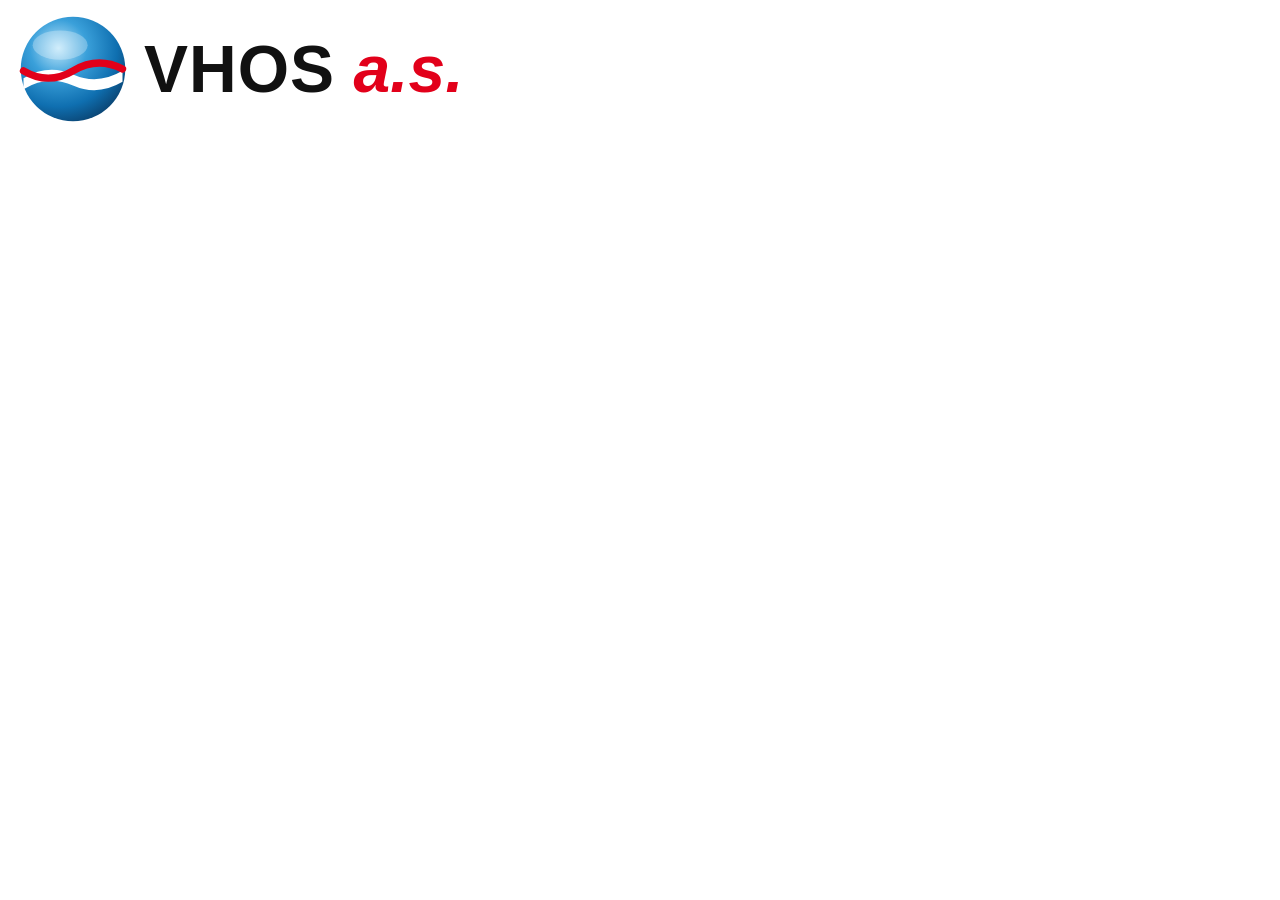
<file: info-letak-vhos/logo_render.html>
<!DOCTYPE html><html><head><meta charset="utf-8"><style>
  html,body{margin:0;padding:0;background:#fff}
  .lock{display:inline-flex;align-items:center;gap:16px;padding:14px 18px;font-family:Arial,Helvetica,sans-serif}
  .txt{font-size:66px;line-height:1}
  .txt b{color:#111;font-weight:800;letter-spacing:1px}
  .txt i{color:#e2001a;font-style:italic;font-weight:800}
</style></head><body>
  <div class="lock">
    <svg width="110" height="110" viewBox="0 0 120 120">
      <defs>
        <radialGradient id="s" cx="36%" cy="30%" r="78%">
          <stop offset="0%" stop-color="#bfe6fa"/><stop offset="35%" stop-color="#3aa0da"/>
          <stop offset="72%" stop-color="#0f6fb0"/><stop offset="100%" stop-color="#0a3f6b"/>
        </radialGradient>
      </defs>
      <circle cx="60" cy="60" r="57" fill="url(#s)"/>
      <ellipse cx="46" cy="34" rx="30" ry="16" fill="#fff" opacity="0.28"/>
      <path d="M6 70 Q33 54 60 66 Q87 78 114 62 L114 74 Q87 90 60 78 Q33 66 6 82 Z" fill="#fff"/>
      <path d="M6 62 Q33 78 60 62 Q87 46 114 60" fill="none" stroke="#e2001a" stroke-width="8" stroke-linecap="round"/>
    </svg>
    <span class="txt"><b>VHOS</b> <i>a.s.</i></span>
  </div>
</body></html>
</file>
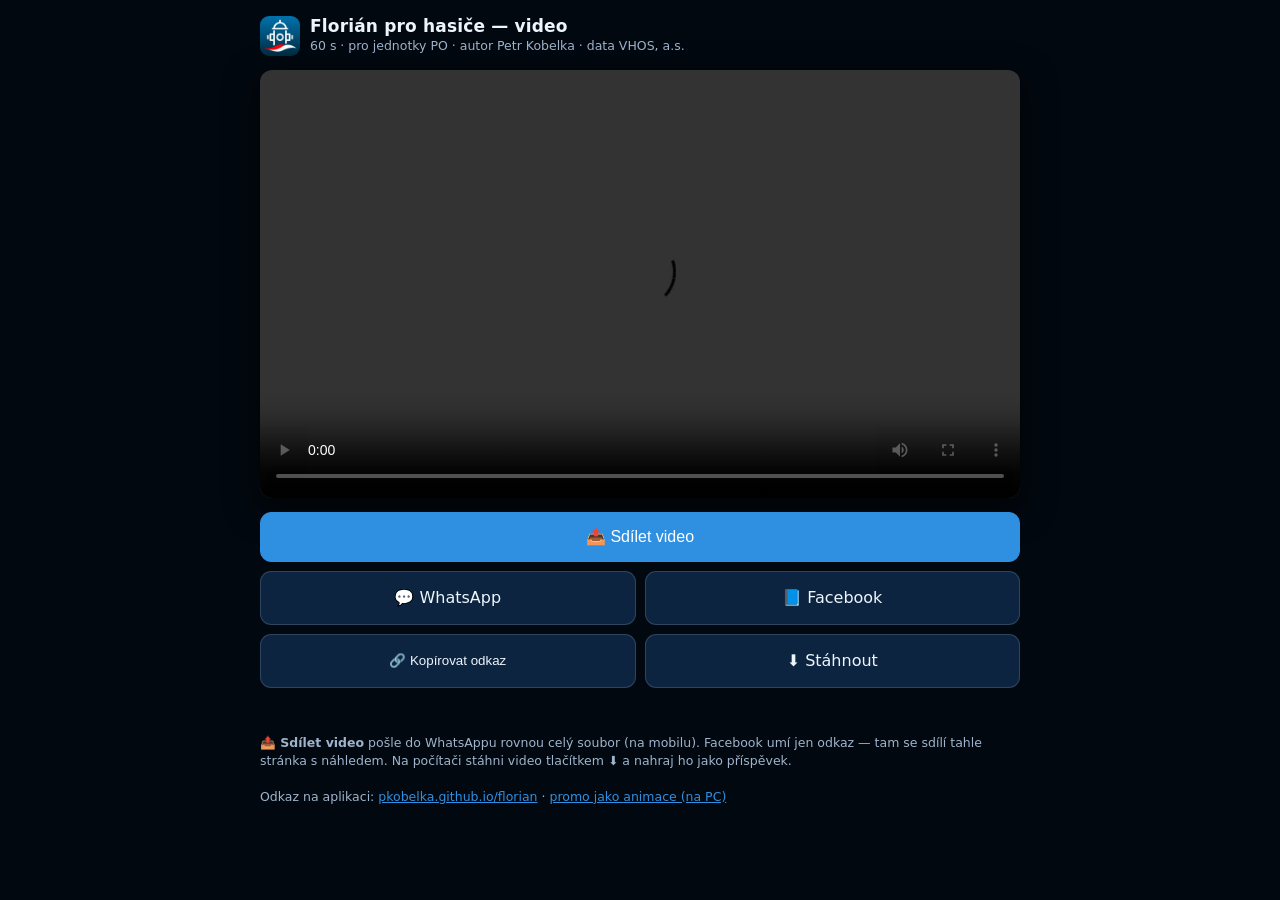
<file: promo/video-hasici.html>
<!doctype html>
<html lang="cs">
<meta charset="utf-8">
<title>Florián pro hasiče</title>
<meta name="viewport" content="width=device-width, initial-scale=1, viewport-fit=cover">
<meta name="theme-color" content="#06192e">
<!-- náhled odkazu ve WhatsAppu / na Facebooku -->
<meta property="og:type" content="video.other">
<meta property="og:site_name" content="Florián 2.0">
<meta property="og:title" content="Florián pro hasiče — nejbližší hydrant za pár vteřin">
<meta property="og:description" content="Nejbližší hydrant jedním klepnutím: vzdálenost, průtok v l/min, tlak, fotka a navigace až k hydrantu. Zdarma, bez instalace – tablet v autě i mobil.">
<meta property="og:url" content="https://pkobelka.github.io/florian/promo/video-hasici.html">
<meta property="og:image" content="https://pkobelka.github.io/florian/icon-512.png">
<meta property="og:video" content="https://pkobelka.github.io/florian/promo/florian-hasici.mp4">
<meta property="og:video:secure_url" content="https://pkobelka.github.io/florian/promo/florian-hasici.mp4">
<meta property="og:video:type" content="video/mp4">
<meta property="og:video:width" content="1920">
<meta property="og:video:height" content="1080">
<meta name="twitter:card" content="player">
<link rel="icon" href="../icon-192.png">
<style>
:root{ --navy:#06192e; --ink:#eef4fb; --muted:#9fb4cc; --blue:#2f8fe0; --line:rgba(159,180,204,.22) }
*{box-sizing:border-box;margin:0;padding:0}
body{ background:#02080f; color:#eef4fb; font:500 16px/1.5 -apple-system,system-ui,"Segoe UI",Roboto,Arial,sans-serif;
  min-height:100dvh; padding:16px 16px calc(24px + env(safe-area-inset-bottom)); display:flex; flex-direction:column; align-items:center; gap:14px }
.wrap{ width:100%; max-width:760px; display:flex; flex-direction:column; gap:14px }
header{ display:flex; align-items:center; gap:10px }
header img{ height:40px; width:auto; border-radius:9px; display:block }
header h1{ font-size:17px; font-weight:800; letter-spacing:.01em; line-height:1.2 }
header .sub{ font-size:12.5px; color:var(--muted); font-weight:500 }
video{ width:100%; aspect-ratio:16/9; background:#000; border-radius:12px; display:block; box-shadow:0 10px 34px rgba(0,0,0,.55) }
.btns{ display:grid; grid-template-columns:1fr 1fr; gap:9px }
.btn{ appearance:none; border:1px solid var(--line); background:#0d2440; color:var(--ink); font:700 15px/1 inherit;
  padding:14px 12px; border-radius:11px; cursor:pointer; text-align:center; text-decoration:none; display:flex;
  align-items:center; justify-content:center; gap:7px; min-height:50px }
.btn:active{ transform:translateY(1px) }
.btn.primary{ grid-column:1 / -1; background:var(--blue); border-color:var(--blue); color:#fff; font-size:16px }
.btn[disabled]{ opacity:.55; pointer-events:none }
.note{ font-size:12.5px; color:var(--muted); line-height:1.45 }
.note a{ color:var(--blue) }
#msg{ font-size:13px; color:var(--blue); min-height:18px; text-align:center }
</style>

<div class="wrap">
  <header>
    <img src="../icon-192.png" alt="">
    <div>
      <h1>Florián pro hasiče — video</h1>
      <div class="sub">60 s · pro jednotky PO · autor Petr Kobelka · data VHOS, a.s.</div>
    </div>
  </header>

  <video id="v" controls playsinline preload="metadata" src="florian-hasici.mp4?v=9"></video>

  <div class="btns">
    <button class="btn primary" id="bShare">📤 Sdílet video</button>
    <a class="btn" id="bWa" href="#" target="_blank" rel="noopener">💬 WhatsApp</a>
    <a class="btn" id="bFb" href="#" target="_blank" rel="noopener">📘 Facebook</a>
    <button class="btn" id="bCopy">🔗 Kopírovat odkaz</button>
    <a class="btn" id="bDl" href="florian-hasici.mp4" download="florian-hasici.mp4">⬇️ Stáhnout</a>
  </div>

  <div id="msg"></div>

  <div class="note">
    <b>📤 Sdílet video</b> pošle do WhatsAppu rovnou celý soubor (na mobilu). Facebook umí jen odkaz —
    tam se sdílí tahle stránka s náhledem. Na počítači stáhni video tlačítkem ⬇️ a nahraj ho jako příspěvek.
    <br><br>
    Odkaz na aplikaci: <a href="https://pkobelka.github.io/florian/">pkobelka.github.io/florian</a> ·
    <a href="florian-hasici.html">promo jako animace (na PC)</a>
  </div>
</div>

<script>
(function(){
  var PAGE = 'https://pkobelka.github.io/florian/promo/video-hasici.html';  // co se posílá dál (veřejný odkaz)
  // video se stahuje ze stejného původu jako tahle stránka – jinak by sdílení souboru
  // padalo na CORS a fungovalo by jen na github.io
  var MP4  = new URL('florian-hasici.mp4', location.href).href;
  var TITLE= 'Florián pro hasiče — nejbližší hydrant za pár vteřin';
  // sdílí se jen odkaz na promo video (PAGE) – přímý odkaz na appku ne (appka je za přihlášením)
  var TEXT = 'Florián pro hasiče – nejbližší hydrant, průtok v l/min, tlak a navigace až k hydrantu. Na tabletu v autě i v mobilu. Podívejte se na video:';
  var msg=document.getElementById('msg');
  function say(t){ msg.textContent=t||''; }

  document.getElementById('bWa').href = 'https://wa.me/?text='+encodeURIComponent(TEXT+'\n'+PAGE);
  document.getElementById('bFb').href = 'https://www.facebook.com/sharer/sharer.php?u='+encodeURIComponent(PAGE);

  function copyLink(){
    var done=function(){ say('Odkaz zkopírován ✓'); setTimeout(function(){say('');},2500); };
    if(navigator.clipboard && navigator.clipboard.writeText){ navigator.clipboard.writeText(PAGE).then(done, fallback); }
    else fallback();
    function fallback(){ // starší prohlížeče: vyber text a zkopíruj postaru
      try{ var ta=document.createElement('textarea'); ta.value=PAGE; ta.style.position='fixed'; ta.style.opacity='0';
        document.body.appendChild(ta); ta.select(); document.execCommand('copy'); document.body.removeChild(ta); done();
      }catch(e){ say('Zkopíruj ručně: '+PAGE); }
    }
  }
  document.getElementById('bCopy').onclick=copyLink;

  // Sdílení: na mobilu pošli rovnou soubor (WhatsApp ho vezme jako video),
  // jinak sdílej odkaz; když prohlížeč sdílení neumí, zkopíruj odkaz.
  var bShare=document.getElementById('bShare');
  bShare.onclick=function(){
    var canFiles=false;
    try{ canFiles = !!(navigator.canShare && navigator.share && window.File); }catch(e){}
    if(!canFiles) return shareLink();
    bShare.disabled=true; say('Připravuji video (6,8 MB)…');
    fetch(MP4).then(function(r){ if(!r.ok) throw 0; return r.blob(); }).then(function(b){
      var f=new File([b],'florian-hasici.mp4',{type:'video/mp4'});
      if(!navigator.canShare({files:[f]})) throw 0;
      return navigator.share({files:[f], title:TITLE, text:TEXT+' '+PAGE});
    }).then(function(){ bShare.disabled=false; say(''); })
     .catch(function(e){
        bShare.disabled=false; say('');
        if(e && e.name==='AbortError') return;      // uživatel sdílení zavřel – nic dalšího nedělej
        shareLink();
     });
  };
  function shareLink(){
    if(navigator.share){
      navigator.share({title:TITLE, text:TEXT, url:PAGE}).catch(function(e){
        if(e && e.name==='AbortError') return;
        copyLink();
      });
    } else copyLink();
  }
})();
</script>
</file>
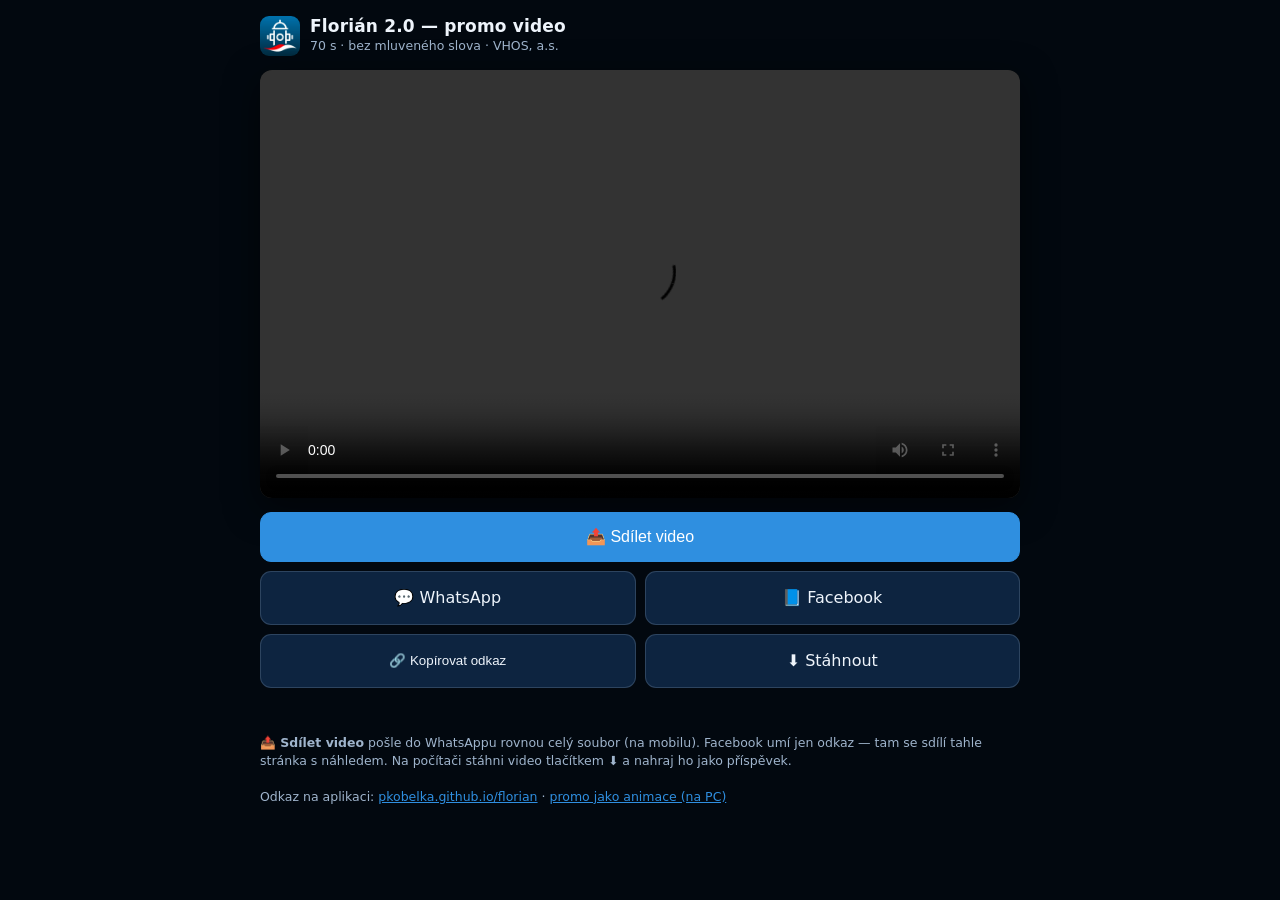
<file: promo/video.html>
<!doctype html>
<html lang="cs">
<meta charset="utf-8">
<title>Florián 2.0 — promo video</title>
<meta name="viewport" content="width=device-width, initial-scale=1, viewport-fit=cover">
<meta name="theme-color" content="#06192e">
<!-- náhled odkazu ve WhatsAppu / na Facebooku -->
<meta property="og:type" content="video.other">
<meta property="og:site_name" content="Florián 2.0">
<meta property="og:title" content="Florián 2.0 — požární hydranty pod kontrolou">
<meta property="og:description" content="Mapa požárních hydrantů pro obce i hasiče: pokrytí dle ČSN 73 0873, karta hydrantu, protokol o revizi, nejbližší hydrant s navigací. Zdarma, bez instalace – mobil, tablet i PC.">
<meta property="og:url" content="https://pkobelka.github.io/florian/promo/video.html">
<meta property="og:image" content="https://pkobelka.github.io/florian/icon-512.png">
<meta property="og:video" content="https://pkobelka.github.io/florian/promo/florian-promo.mp4">
<meta property="og:video:secure_url" content="https://pkobelka.github.io/florian/promo/florian-promo.mp4">
<meta property="og:video:type" content="video/mp4">
<meta property="og:video:width" content="1280">
<meta property="og:video:height" content="720">
<meta name="twitter:card" content="player">
<link rel="icon" href="../icon-192.png">
<style>
:root{ --navy:#06192e; --ink:#eef4fb; --muted:#9fb4cc; --blue:#2f8fe0; --line:rgba(159,180,204,.22) }
*{box-sizing:border-box;margin:0;padding:0}
body{ background:#02080f; color:#eef4fb; font:500 16px/1.5 -apple-system,system-ui,"Segoe UI",Roboto,Arial,sans-serif;
  min-height:100dvh; padding:16px 16px calc(24px + env(safe-area-inset-bottom)); display:flex; flex-direction:column; align-items:center; gap:14px }
.wrap{ width:100%; max-width:760px; display:flex; flex-direction:column; gap:14px }
header{ display:flex; align-items:center; gap:10px }
header img{ height:40px; width:auto; border-radius:9px; display:block }
header h1{ font-size:17px; font-weight:800; letter-spacing:.01em; line-height:1.2 }
header .sub{ font-size:12.5px; color:var(--muted); font-weight:500 }
video{ width:100%; aspect-ratio:16/9; background:#000; border-radius:12px; display:block; box-shadow:0 10px 34px rgba(0,0,0,.55) }
.btns{ display:grid; grid-template-columns:1fr 1fr; gap:9px }
.btn{ appearance:none; border:1px solid var(--line); background:#0d2440; color:var(--ink); font:700 15px/1 inherit;
  padding:14px 12px; border-radius:11px; cursor:pointer; text-align:center; text-decoration:none; display:flex;
  align-items:center; justify-content:center; gap:7px; min-height:50px }
.btn:active{ transform:translateY(1px) }
.btn.primary{ grid-column:1 / -1; background:var(--blue); border-color:var(--blue); color:#fff; font-size:16px }
.btn[disabled]{ opacity:.55; pointer-events:none }
.note{ font-size:12.5px; color:var(--muted); line-height:1.45 }
.note a{ color:var(--blue) }
#msg{ font-size:13px; color:var(--blue); min-height:18px; text-align:center }
</style>

<div class="wrap">
  <header>
    <img src="../icon-192.png" alt="">
    <div>
      <h1>Florián 2.0 — promo video</h1>
      <div class="sub">70 s · bez mluveného slova · VHOS, a.s.</div>
    </div>
  </header>

  <video id="v" controls playsinline preload="metadata" src="florian-promo.mp4?v=4"></video>

  <div class="btns">
    <button class="btn primary" id="bShare">📤 Sdílet video</button>
    <a class="btn" id="bWa" href="#" target="_blank" rel="noopener">💬 WhatsApp</a>
    <a class="btn" id="bFb" href="#" target="_blank" rel="noopener">📘 Facebook</a>
    <button class="btn" id="bCopy">🔗 Kopírovat odkaz</button>
    <a class="btn" id="bDl" href="florian-promo.mp4" download="florian-promo.mp4">⬇️ Stáhnout</a>
  </div>

  <div id="msg"></div>

  <div class="note">
    <b>📤 Sdílet video</b> pošle do WhatsAppu rovnou celý soubor (na mobilu). Facebook umí jen odkaz —
    tam se sdílí tahle stránka s náhledem. Na počítači stáhni video tlačítkem ⬇️ a nahraj ho jako příspěvek.
    <br><br>
    Odkaz na aplikaci: <a href="https://pkobelka.github.io/florian/">pkobelka.github.io/florian</a> ·
    <a href="florian-promo.html">promo jako animace (na PC)</a>
  </div>
</div>

<script>
(function(){
  var PAGE = 'https://pkobelka.github.io/florian/promo/video.html';  // co se posílá dál (veřejný odkaz)
  // video se stahuje ze stejného původu jako tahle stránka – jinak by sdílení souboru
  // padalo na CORS a fungovalo by jen na github.io
  var MP4  = new URL('florian-promo.mp4', location.href).href;
  var TITLE= 'Florián 2.0 — požární hydranty pod kontrolou';
  // sdílí se jen odkaz na promo video (PAGE) – přímý odkaz na appku ne (appka je za přihlášením)
  var TEXT = 'Florián 2.0 – mapa požárních hydrantů, pokrytí dle ČSN 73 0873, karta hydrantu i protokol o revizi. Podívejte se na video:';
  var msg=document.getElementById('msg');
  function say(t){ msg.textContent=t||''; }

  document.getElementById('bWa').href = 'https://wa.me/?text='+encodeURIComponent(TEXT+'\n'+PAGE);
  document.getElementById('bFb').href = 'https://www.facebook.com/sharer/sharer.php?u='+encodeURIComponent(PAGE);

  function copyLink(){
    var done=function(){ say('Odkaz zkopírován ✓'); setTimeout(function(){say('');},2500); };
    if(navigator.clipboard && navigator.clipboard.writeText){ navigator.clipboard.writeText(PAGE).then(done, fallback); }
    else fallback();
    function fallback(){ // starší prohlížeče: vyber text a zkopíruj postaru
      try{ var ta=document.createElement('textarea'); ta.value=PAGE; ta.style.position='fixed'; ta.style.opacity='0';
        document.body.appendChild(ta); ta.select(); document.execCommand('copy'); document.body.removeChild(ta); done();
      }catch(e){ say('Zkopíruj ručně: '+PAGE); }
    }
  }
  document.getElementById('bCopy').onclick=copyLink;

  // Sdílení: na mobilu pošli rovnou soubor (WhatsApp ho vezme jako video),
  // jinak sdílej odkaz; když prohlížeč sdílení neumí, zkopíruj odkaz.
  var bShare=document.getElementById('bShare');
  bShare.onclick=function(){
    var canFiles=false;
    try{ canFiles = !!(navigator.canShare && navigator.share && window.File); }catch(e){}
    if(!canFiles) return shareLink();
    bShare.disabled=true; say('Připravuji video (6,8 MB)…');
    fetch(MP4).then(function(r){ if(!r.ok) throw 0; return r.blob(); }).then(function(b){
      var f=new File([b],'florian-promo.mp4',{type:'video/mp4'});
      if(!navigator.canShare({files:[f]})) throw 0;
      return navigator.share({files:[f], title:TITLE, text:TEXT+' '+PAGE});
    }).then(function(){ bShare.disabled=false; say(''); })
     .catch(function(e){
        bShare.disabled=false; say('');
        if(e && e.name==='AbortError') return;      // uživatel sdílení zavřel – nic dalšího nedělej
        shareLink();
     });
  };
  function shareLink(){
    if(navigator.share){
      navigator.share({title:TITLE, text:TEXT, url:PAGE}).catch(function(e){
        if(e && e.name==='AbortError') return;
        copyLink();
      });
    } else copyLink();
  }
})();
</script>
</file>
<file: info-letak-vhos/style.css>
:root {
  --blue: #0072bc;
  --blue-dark: #005a96;
  --blue-soft: #e9f3fb;
  --red: #d6001c;
  --red-dark: #a80016;
  --red-soft: #fdecee;
  --ink: #1b2733;
  --ink-soft: #5a6674;
  --line: #dbe4ec;
  --font: system-ui, -apple-system, "Segoe UI", Roboto, "Helvetica Neue", Arial, sans-serif;
}

* { box-sizing: border-box; }

body {
  margin: 0;
  font-family: var(--font);
  color: var(--ink);
  background: #6b7885;
  line-height: 1.45;
  -webkit-font-smoothing: antialiased;
  padding: 12mm 0;
}

/* ---------- A5 STRÁNKA ---------- */
.page {
  width: 148mm;
  min-height: 210mm;
  background: #fff;
  margin: 0 auto 10mm;
  padding: 12mm 13mm 10mm;
  display: flex;
  flex-direction: column;
  box-shadow: 0 8px 30px rgba(0, 0, 0, 0.35);
}
.page:last-of-type { margin-bottom: 0; }

/* ---------- HLAVIČKA ---------- */
.head { display: flex; justify-content: center; margin-bottom: 6mm; }
.logo { display: inline-flex; align-items: center; gap: 8px; }
.logo__text { font-size: 20px; letter-spacing: 0.02em; }
.logo__text strong { color: var(--blue); font-weight: 800; }
.logo__text em { color: var(--red); font-style: italic; font-weight: 700; }

/* ---------- HAVÁRIE ---------- */
.havarie { text-align: center; }
.havarie__q { font-size: 17px; font-weight: 700; color: var(--red-dark); margin: 0 0 2mm; }
.havarie__call { font-size: 30px; font-weight: 800; color: var(--ink); margin: 0; }
.havarie__num { color: var(--red-dark); white-space: nowrap; }
.havarie__badge {
  display: inline-block;
  margin: 3mm 0 0;
  padding: 4px 16px;
  background: var(--red);
  color: #fff;
  font-weight: 800;
  letter-spacing: 0.08em;
  border-radius: 999px;
  font-size: 13px;
}
.havarie__sub { max-width: 42ch; margin: 3mm auto 0; color: var(--ink-soft); font-size: 12.5px; }

/* ---------- ODDĚLOVAČ ---------- */
.rule { border: none; border-top: 1px solid var(--line); margin: 7mm 0; }

/* ---------- BLOK ---------- */
.block__head { display: flex; align-items: center; gap: 10px; margin-bottom: 3mm; }
.block__icon {
  width: 46px; height: 46px; flex: 0 0 auto;
  display: grid; place-items: center;
  background: var(--blue-soft);
  border-radius: 12px;
  font-size: 24px;
}
.block h2 { margin: 0; font-size: 22px; color: var(--blue-dark); letter-spacing: 0.03em; }
.block__tag { margin: 1px 0 0; color: var(--ink-soft); font-weight: 600; font-size: 12.5px; }
.block__text { margin: 0 0 4mm; font-size: 13.5px; }

/* ---------- CHIPS ---------- */
.chips { list-style: none; padding: 0; margin: 0 0 5mm; display: flex; flex-wrap: wrap; gap: 6px; }
.chips li {
  background: var(--blue-soft);
  color: var(--blue-dark);
  font-weight: 600;
  font-size: 12.5px;
  padding: 5px 12px;
  border-radius: 999px;
}

/* ---------- TICKLIST ---------- */
.ticklist { list-style: none; padding: 0; margin: 0; display: grid; grid-template-columns: 1fr 1fr; gap: 6px 16px; }
.ticklist li { position: relative; padding-left: 22px; font-weight: 500; font-size: 14px; }
.ticklist li::before { content: "✓"; position: absolute; left: 0; color: var(--blue); font-weight: 800; }

/* ---------- NOTICE ---------- */
.notice {
  display: flex; gap: 8px; align-items: flex-start;
  background: var(--blue-soft);
  border-left: 4px solid var(--blue);
  border-radius: 8px;
  padding: 8px 12px;
}
.notice__icon { font-size: 18px; line-height: 1.3; }
.notice p { margin: 0; font-size: 12.5px; }

/* ---------- VYJADŘOVACÍ PORTÁL ---------- */
.portal {
  display: flex; align-items: center; gap: 12px;
  background: linear-gradient(135deg, var(--blue) 0%, var(--blue-dark) 100%);
  color: #fff;
  border-radius: 12px;
  padding: 5mm 6mm;
  margin: 6mm 0;
}
.portal__icon { font-size: 30px; }
.portal h3 { margin: 0 0 2px; font-size: 15px; }
.portal p { margin: 0; font-size: 12px; opacity: 0.95; }

/* ---------- KONTAKTY ---------- */
.contacts-title { text-align: center; font-size: 18px; color: var(--ink); margin: 0 0 4mm; }
.contacts { display: grid; grid-template-columns: 1fr 1fr 1fr; gap: 8px; }
.contact {
  display: flex; flex-direction: column; gap: 2px;
  border: 1px solid var(--line);
  border-radius: 10px;
  padding: 9px 10px;
}
.contact__label { font-size: 11px; color: var(--ink-soft); font-weight: 600; }
.contact__num { font-size: 17px; font-weight: 800; color: var(--blue-dark); }
.contact__note { font-size: 10.5px; color: var(--ink-soft); }
.contact--urgent { border-color: var(--red); background: var(--red-soft); }
.contact--urgent .contact__num { color: var(--red-dark); }

/* ---------- PATIČKA ---------- */
.foot {
  margin-top: auto;
  padding-top: 5mm;
  border-top: 1px solid var(--line);
  display: flex; justify-content: space-between;
  font-size: 11px; color: var(--ink-soft); font-weight: 600;
}

/* ---------- TISK ---------- */
@page { size: A5; margin: 0; }

@media print {
  body { background: #fff; padding: 0; }
  .page {
    width: 148mm; height: 210mm; min-height: 210mm;
    margin: 0; box-shadow: none;
    page-break-after: always; break-after: page;
  }
  .page:last-of-type { page-break-after: auto; break-after: auto; }
  .contact--urgent, .havarie__badge, .portal, .chips li, .block__icon, .notice {
    -webkit-print-color-adjust: exact; print-color-adjust: exact;
  }
}
</file>
